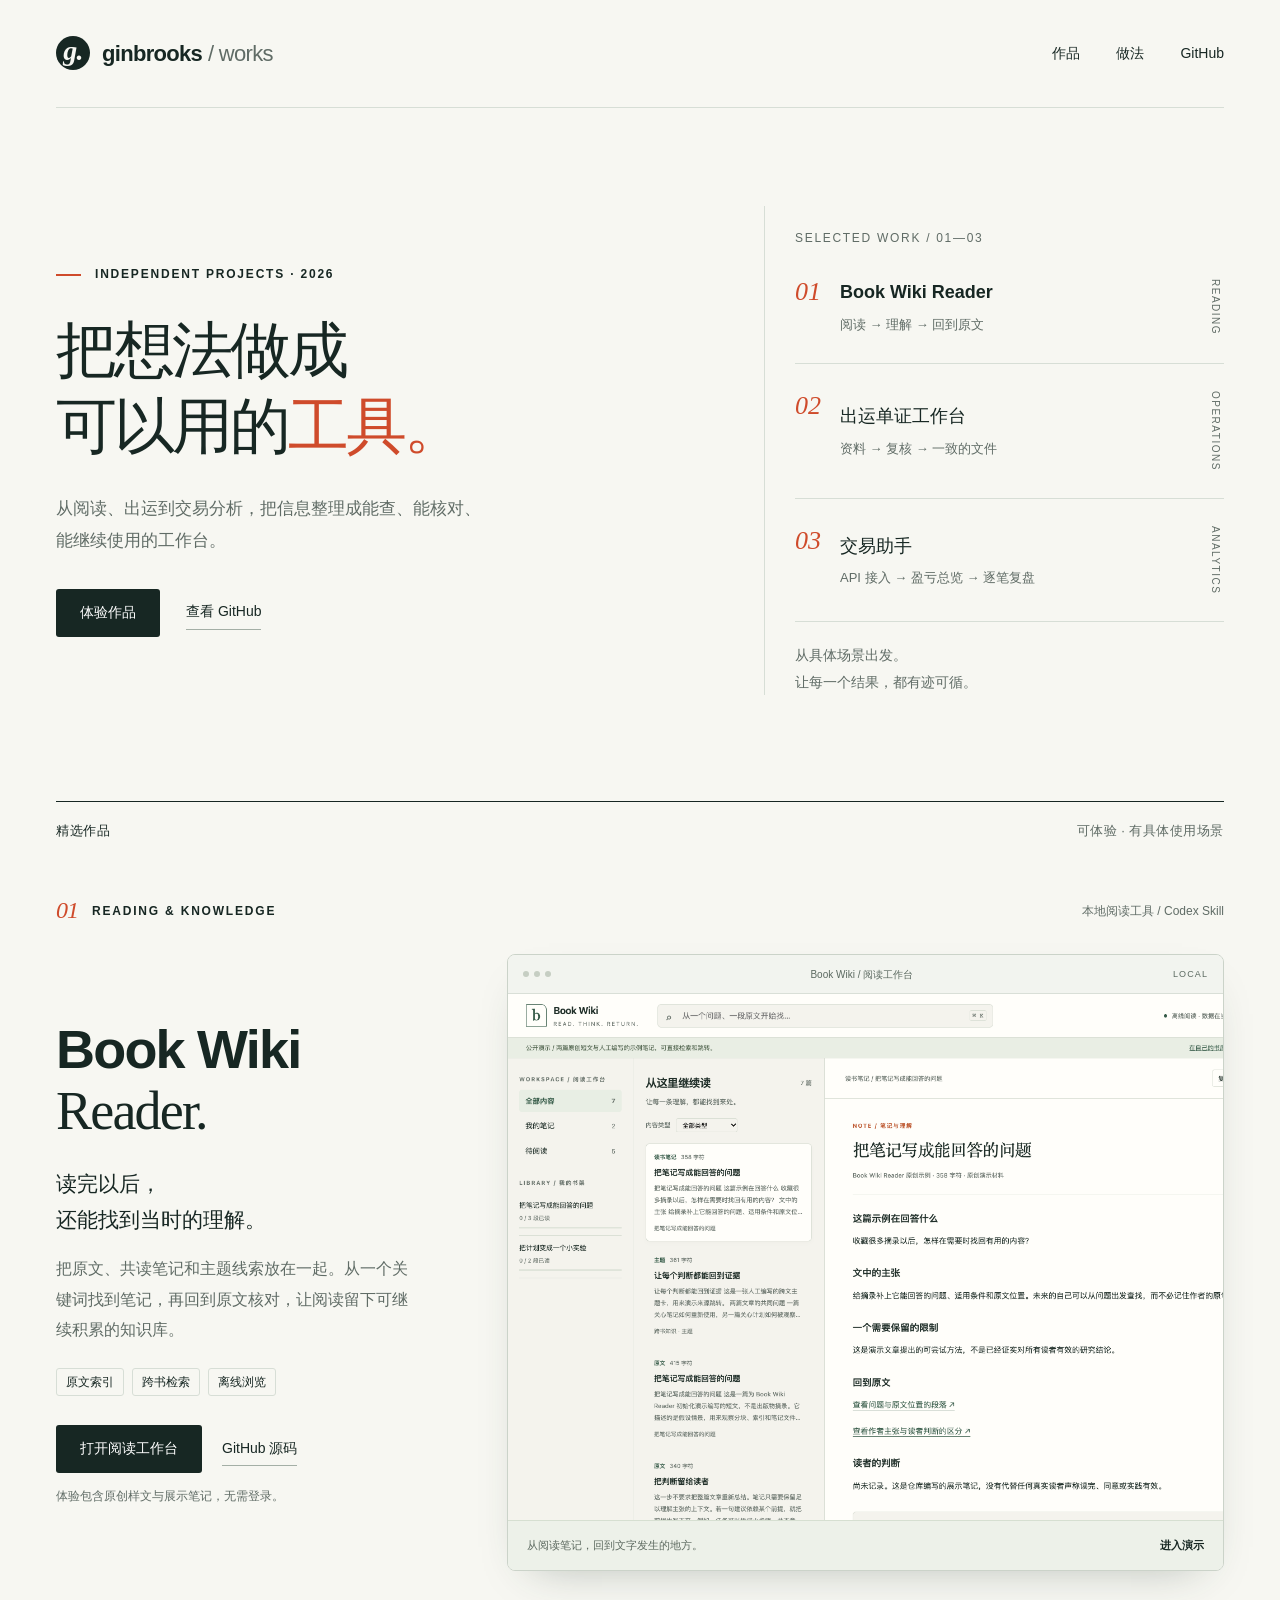
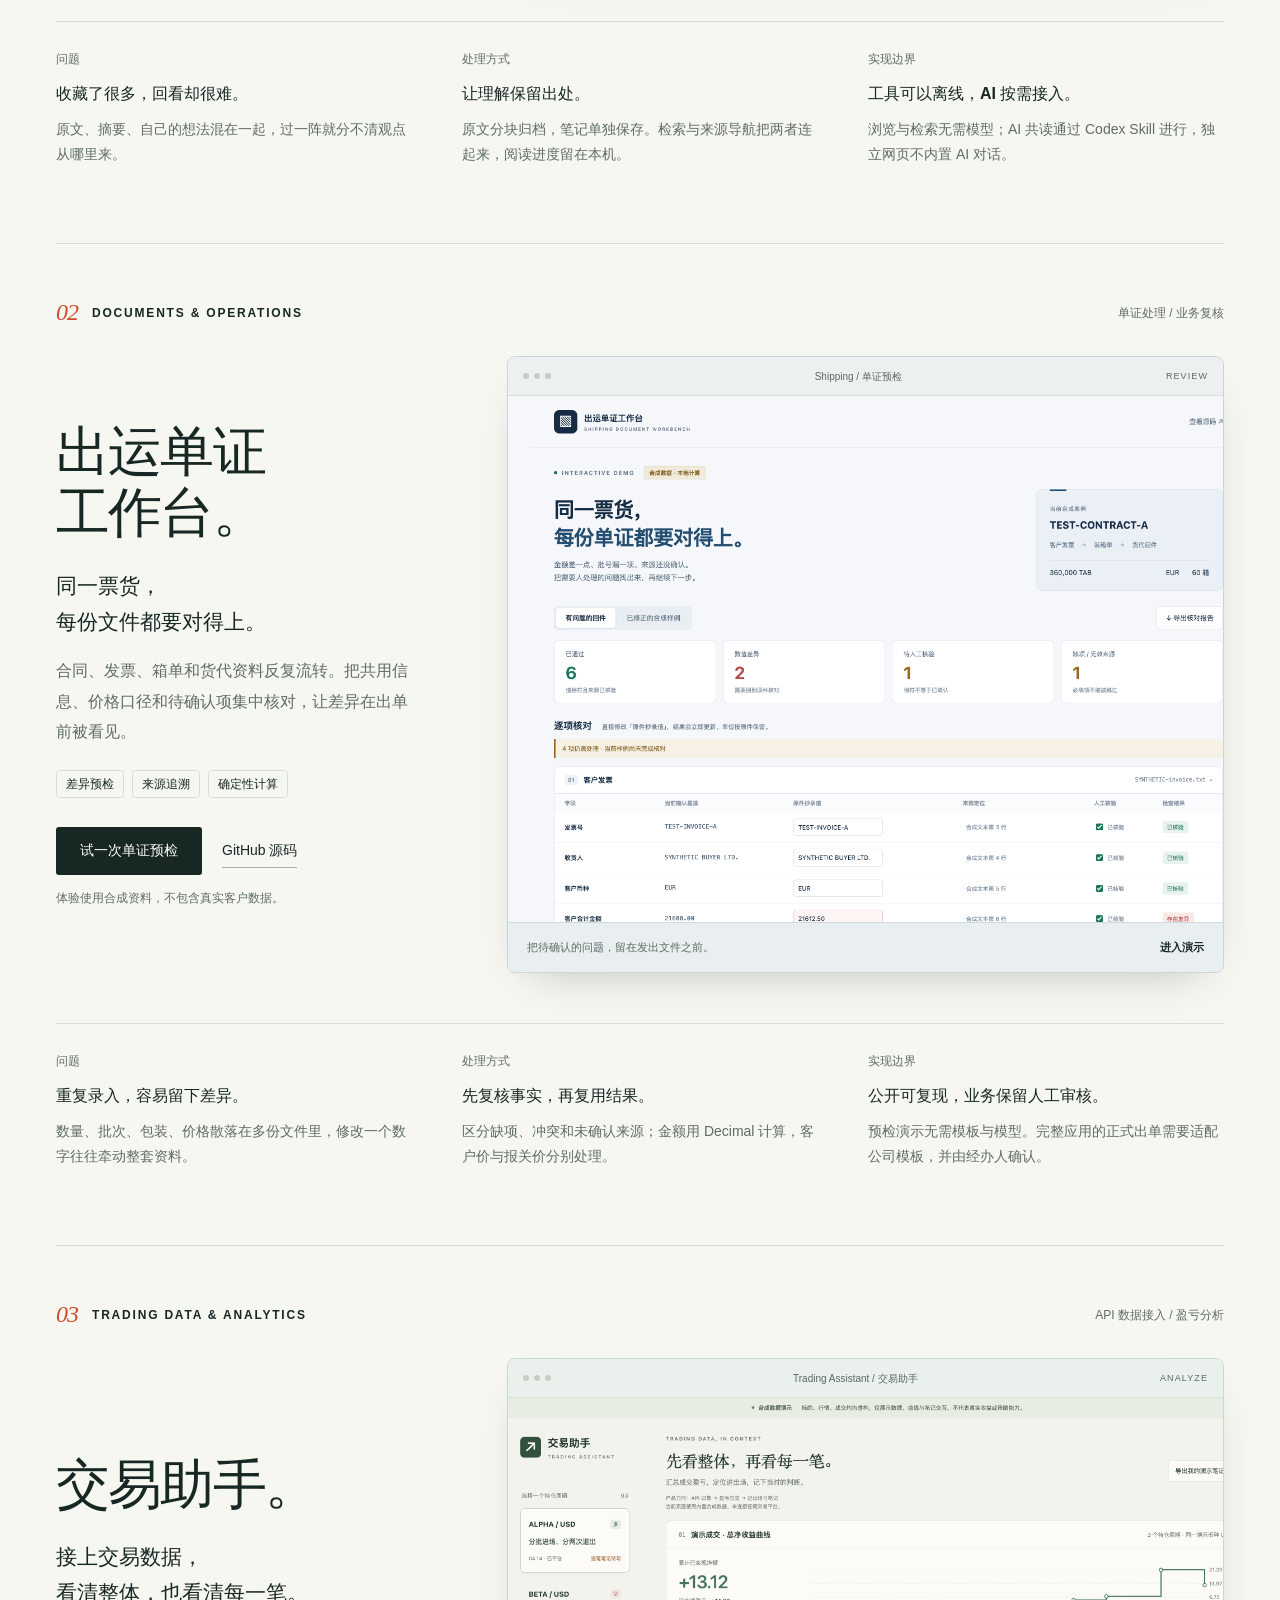
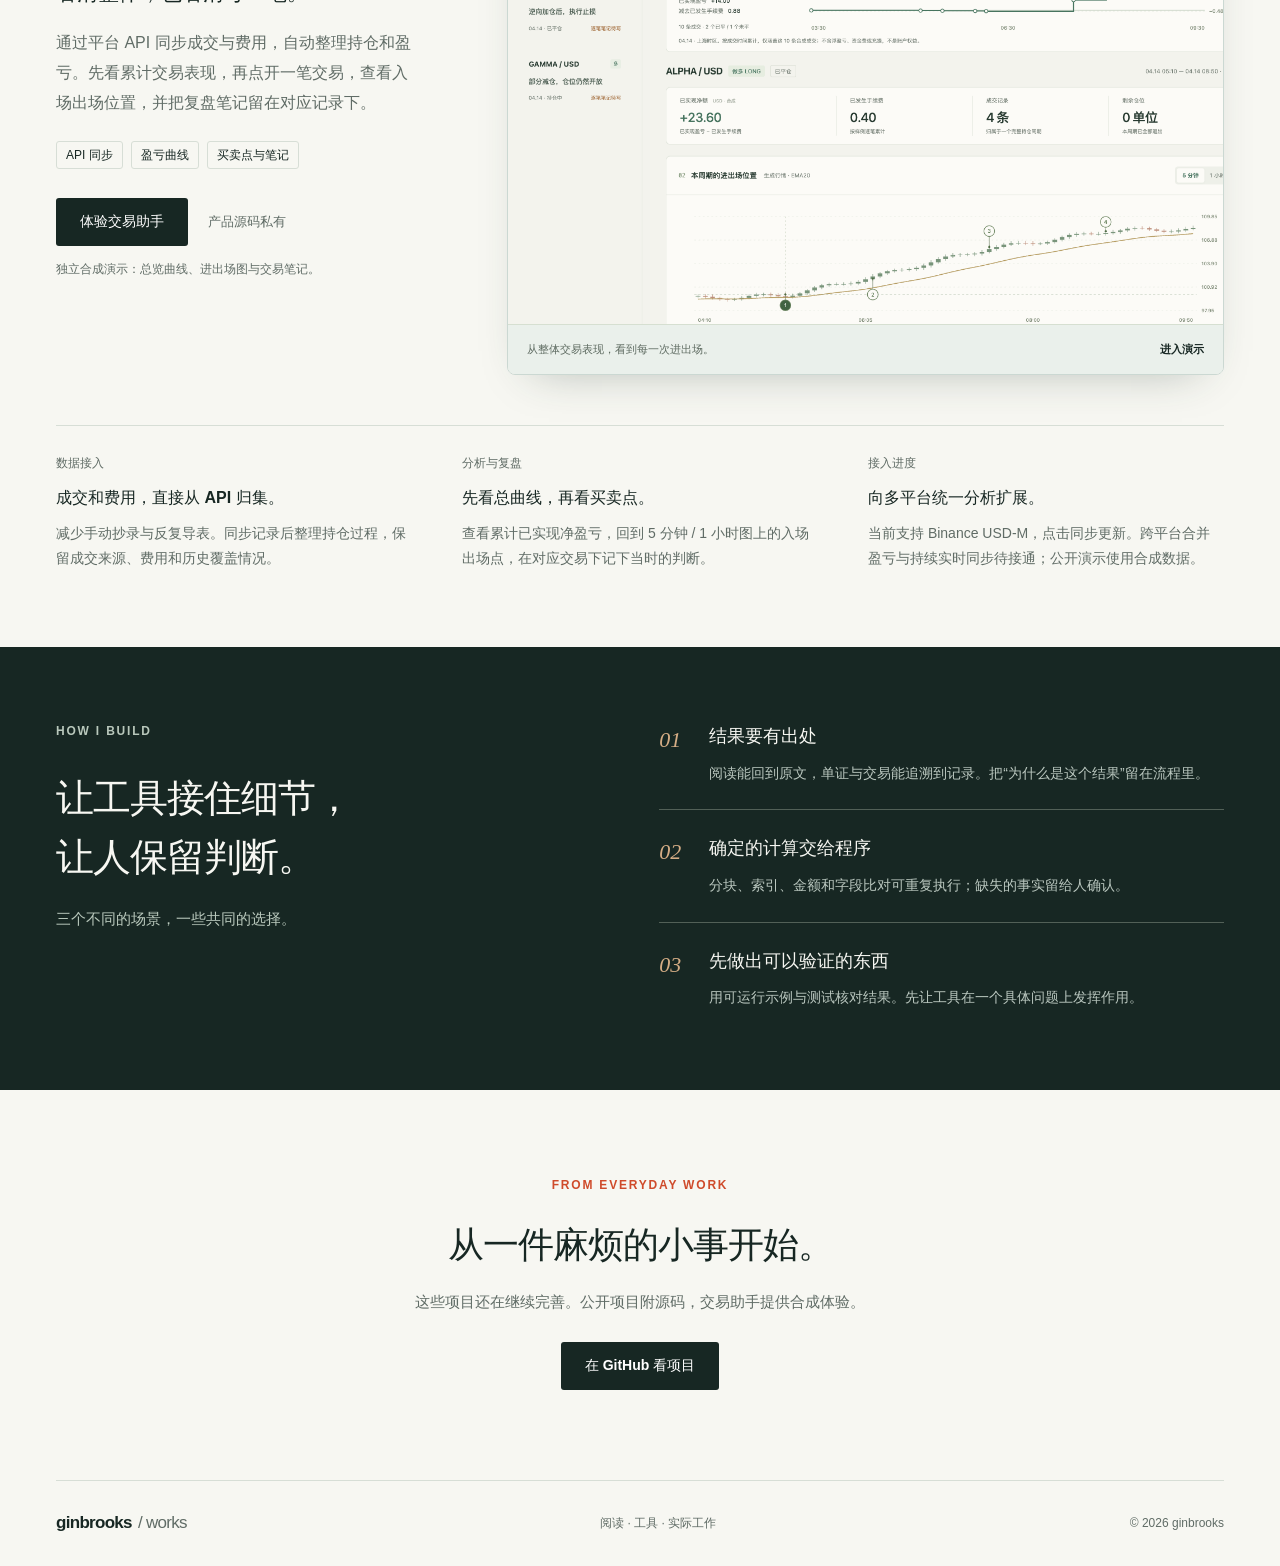
<file: index.html>
<!doctype html>
<html lang="zh-CN">
<head>
  <meta charset="utf-8">
  <meta name="viewport" content="width=device-width, initial-scale=1">
  <meta name="theme-color" content="#172723">
  <meta name="description" content="ginbrooks 的产品作品集：Book Wiki Reader、出运单证工作台与交易助手。体验有来源、可复核的本地工具。">
  <meta property="og:type" content="website">
  <meta property="og:title" content="ginbrooks — 把想法做成可以用的工具">
  <meta property="og:description" content="阅读、出运与交易分析：三件从实际问题出发的产品。">
  <meta property="og:url" content="https://ginbrooks.github.io/">
  <title>ginbrooks — 把想法做成可以用的工具</title>
  <link rel="icon" href="assets/favicon.svg" type="image/svg+xml">
  <link rel="stylesheet" href="style.css">
</head>
<body>
  <a class="skip-link" href="#work">跳到作品</a>
  <header class="site-header wrap">
    <a class="wordmark" href="#top" aria-label="ginbrooks 首页"><span class="brand-mark" aria-hidden="true">g.</span>ginbrooks<span class="wordmark-suffix"> / works</span></a>
    <nav aria-label="主导航"><a href="#work">作品</a><a href="#approach">做法</a><a href="https://github.com/ginbrooks" target="_blank" rel="noopener noreferrer">GitHub</a></nav>
  </header>
  <main id="top">
    <section class="hero wrap" aria-labelledby="hero-title">
      <div class="hero-copy">
        <p class="eyebrow"><span class="tiny-line"></span>INDEPENDENT PROJECTS · 2026</p>
        <h1 id="hero-title">把想法做成<br>可以用的<span class="serif">工具。</span></h1>
        <p class="intro">从阅读、出运到交易分析，把信息整理成能查、能核对、<br class="desktop-break">能继续使用的工作台。</p>
        <div class="hero-actions"><a class="button primary" href="#work">体验作品</a><a class="text-link" href="https://github.com/ginbrooks" target="_blank" rel="noopener noreferrer">查看 GitHub</a></div>
      </div>
      <div class="hero-index" aria-label="本期作品索引">
        <span class="index-heading">SELECTED WORK / 01—03</span>
        <a class="index-item" href="#book"><span class="index-number">01</span><span><strong>Book Wiki Reader</strong><small>阅读 → 理解 → 回到原文</small></span><span class="index-label">READING</span></a>
        <a class="index-item" href="#shipping"><span class="index-number">02</span><span><strong>出运单证工作台</strong><small>资料 → 复核 → 一致的文件</small></span><span class="index-label">OPERATIONS</span></a>
        <a class="index-item" href="#trading"><span class="index-number">03</span><span><strong>交易助手</strong><small>API 接入 → 盈亏总览 → 逐笔复盘</small></span><span class="index-label">ANALYTICS</span></a>
        <p class="index-note">从具体场景出发。<br>让每一个结果，都有迹可循。</p>
      </div>
    </section>
    <div class="section-divider wrap" id="work"><span>精选作品</span><span>可体验 · 有具体使用场景</span></div>
    <article class="project wrap" id="book" aria-labelledby="book-title">
      <div class="project-heading"><p class="eyebrow"><span class="project-number">01</span> READING & KNOWLEDGE</p><span class="project-kind">本地阅读工具 / Codex Skill</span></div>
      <div class="project-grid">
        <div class="project-copy">
          <h2 id="book-title">Book Wiki<br><span class="serif">Reader.</span></h2>
          <p class="project-lead">读完以后，<br>还能找到当时的理解。</p>
          <p class="body-copy">把原文、共读笔记和主题线索放在一起。从一个关键词找到笔记，再回到原文核对，让阅读留下可继续积累的知识库。</p>
          <div class="tags"><span>原文索引</span><span>跨书检索</span><span>离线浏览</span></div>
          <div class="project-actions"><a class="button primary" href="demos/book/">打开阅读工作台</a><a class="text-link" href="https://github.com/ginbrooks/book-wiki-reader-skill" target="_blank" rel="noopener noreferrer">GitHub 源码</a></div>
          <p class="demo-note">体验包含原创样文与展示笔记，无需登录。</p>
        </div>
        <a class="product-frame book-frame" href="demos/book/" aria-label="体验 Book Wiki Reader 阅读工作台">
          <div class="window-toolbar"><span class="window-dots" aria-hidden="true"><i></i><i></i><i></i></span><span>Book Wiki / 阅读工作台</span><span class="toolbar-meta">LOCAL</span></div>
          <div class="screenshot-wrap"><img src="assets/book-preview.png" alt="Book Wiki 阅读工作台实际界面：文库、检索与原文阅读区域" width="1360" height="940" loading="eager"></div>
          <div class="frame-caption"><span>从阅读笔记，回到文字发生的地方。</span><strong>进入演示</strong></div>
        </a>
      </div>
      <div class="detail-grid">
        <div><span class="detail-label">问题</span><h3>收藏了很多，回看却很难。</h3><p>原文、摘要、自己的想法混在一起，过一阵就分不清观点从哪里来。</p></div>
        <div><span class="detail-label">处理方式</span><h3>让理解保留出处。</h3><p>原文分块归档，笔记单独保存。检索与来源导航把两者连起来，阅读进度留在本机。</p></div>
        <div><span class="detail-label">实现边界</span><h3>工具可以离线，AI 按需接入。</h3><p>浏览与检索无需模型；AI 共读通过 Codex Skill 进行，独立网页不内置 AI 对话。</p></div>
      </div>
    </article>
    <article class="project shipping-project wrap" id="shipping" aria-labelledby="shipping-title">
      <div class="project-heading"><p class="eyebrow"><span class="project-number">02</span> DOCUMENTS & OPERATIONS</p><span class="project-kind">单证处理 / 业务复核</span></div>
      <div class="project-grid">
        <div class="project-copy">
          <h2 id="shipping-title">出运单证<br><span class="serif">工作台。</span></h2>
          <p class="project-lead">同一票货，<br>每份文件都要对得上。</p>
          <p class="body-copy">合同、发票、箱单和货代资料反复流转。把共用信息、价格口径和待确认项集中核对，让差异在出单前被看见。</p>
          <div class="tags"><span>差异预检</span><span>来源追溯</span><span>确定性计算</span></div>
          <div class="project-actions"><a class="button primary" href="demos/shipping/">试一次单证预检</a><a class="text-link" href="https://github.com/ginbrooks/shipping-document-workbench" target="_blank" rel="noopener noreferrer">GitHub 源码</a></div>
          <p class="demo-note">体验使用合成资料，不包含真实客户数据。</p>
        </div>
        <a class="product-frame shipping-frame" href="demos/shipping/" aria-label="体验出运单证工作台预检演示">
          <div class="window-toolbar"><span class="window-dots" aria-hidden="true"><i></i><i></i><i></i></span><span>Shipping / 单证预检</span><span class="toolbar-meta">REVIEW</span></div>
          <div class="screenshot-wrap"><img src="assets/shipping-preview.png" alt="出运单证预检实际界面：跨文件字段比对、差异提示与复核操作" width="1360" height="940" loading="lazy"></div>
          <div class="frame-caption"><span>把待确认的问题，留在发出文件之前。</span><strong>进入演示</strong></div>
        </a>
      </div>
      <div class="detail-grid">
        <div><span class="detail-label">问题</span><h3>重复录入，容易留下差异。</h3><p>数量、批次、包装、价格散落在多份文件里，修改一个数字往往牵动整套资料。</p></div>
        <div><span class="detail-label">处理方式</span><h3>先复核事实，再复用结果。</h3><p>区分缺项、冲突和未确认来源；金额用 Decimal 计算，客户价与报关价分别处理。</p></div>
        <div><span class="detail-label">实现边界</span><h3>公开可复现，业务保留人工审核。</h3><p>预检演示无需模板与模型。完整应用的正式出单需要适配公司模板，并由经办人确认。</p></div>
      </div>
    </article>
    <article class="project shipping-project wrap" id="trading" aria-labelledby="trading-title">
      <div class="project-heading"><p class="eyebrow"><span class="project-number">03</span> TRADING DATA & ANALYTICS</p><span class="project-kind">API 数据接入 / 盈亏分析</span></div>
      <div class="project-grid">
        <div class="project-copy">
          <h2 id="trading-title">交易助手<span class="serif">。</span></h2>
          <p class="project-lead">接上交易数据，<br>看清整体，也看清每一笔。</p>
          <p class="body-copy">通过平台 API 同步成交与费用，自动整理持仓和盈亏。先看累计交易表现，再点开一笔交易，查看入场出场位置，并把复盘笔记留在对应记录下。</p>
          <div class="tags"><span>API 同步</span><span>盈亏曲线</span><span>买卖点与笔记</span></div>
          <div class="project-actions"><a class="button primary" href="demos/trading/">体验交易助手</a><span class="source-note">产品源码私有</span></div>
          <p class="demo-note">独立合成演示：总览曲线、进出场图与交易笔记。</p>
        </div>
        <a class="product-frame trading-frame" href="demos/trading/" aria-label="体验交易助手的合成数据演示">
          <div class="window-toolbar"><span class="window-dots" aria-hidden="true"><i></i><i></i><i></i></span><span>Trading Assistant / 交易助手</span><span class="toolbar-meta">ANALYZE</span></div>
          <div class="screenshot-wrap"><img src="assets/trading-preview.png" alt="交易助手合成演示：累计盈亏曲线、入场出场位置与交易笔记" width="1360" height="940" loading="lazy"></div>
          <div class="frame-caption"><span>从整体交易表现，看到每一次进出场。</span><strong>进入演示</strong></div>
        </a>
      </div>
      <div class="detail-grid">
        <div><span class="detail-label">数据接入</span><h3>成交和费用，直接从 API 归集。</h3><p>减少手动抄录与反复导表。同步记录后整理持仓过程，保留成交来源、费用和历史覆盖情况。</p></div>
        <div><span class="detail-label">分析与复盘</span><h3>先看总曲线，再看买卖点。</h3><p>查看累计已实现净盈亏，回到 5 分钟 / 1 小时图上的入场出场点，在对应交易下记下当时的判断。</p></div>
        <div><span class="detail-label">接入进度</span><h3>向多平台统一分析扩展。</h3><p>当前支持 Binance USD-M，点击同步更新。跨平台合并盈亏与持续实时同步待接通；公开演示使用合成数据。</p></div>
      </div>
    </article>
    <section class="approach" id="approach" aria-labelledby="approach-title">
      <div class="wrap approach-inner">
        <div><p class="eyebrow">HOW I BUILD</p><h2 id="approach-title">让工具接住细节，<br>让人保留判断。</h2><p class="approach-intro">三个不同的场景，一些共同的选择。</p></div>
        <div class="principles">
          <div><span>01</span><section><h3>结果要有出处</h3><p>阅读能回到原文，单证与交易能追溯到记录。把“为什么是这个结果”留在流程里。</p></section></div>
          <div><span>02</span><section><h3>确定的计算交给程序</h3><p>分块、索引、金额和字段比对可重复执行；缺失的事实留给人确认。</p></section></div>
          <div><span>03</span><section><h3>先做出可以验证的东西</h3><p>用可运行示例与测试核对结果。先让工具在一个具体问题上发挥作用。</p></section></div>
        </div>
      </div>
    </section>
    <section class="closing wrap"><p class="eyebrow">FROM EVERYDAY WORK</p><h2>从一件麻烦的小事开始。</h2><p>这些项目还在继续完善。公开项目附源码，交易助手提供合成体验。</p><a class="button primary" href="https://github.com/ginbrooks" target="_blank" rel="noopener noreferrer">在 GitHub 看项目</a></section>
  </main>
  <footer class="wrap"><a class="wordmark" href="#top">ginbrooks<span class="wordmark-suffix"> / works</span></a><span>阅读 · 工具 · 实际工作</span><span>© 2026 ginbrooks</span></footer>
</body>
</html>
</file>
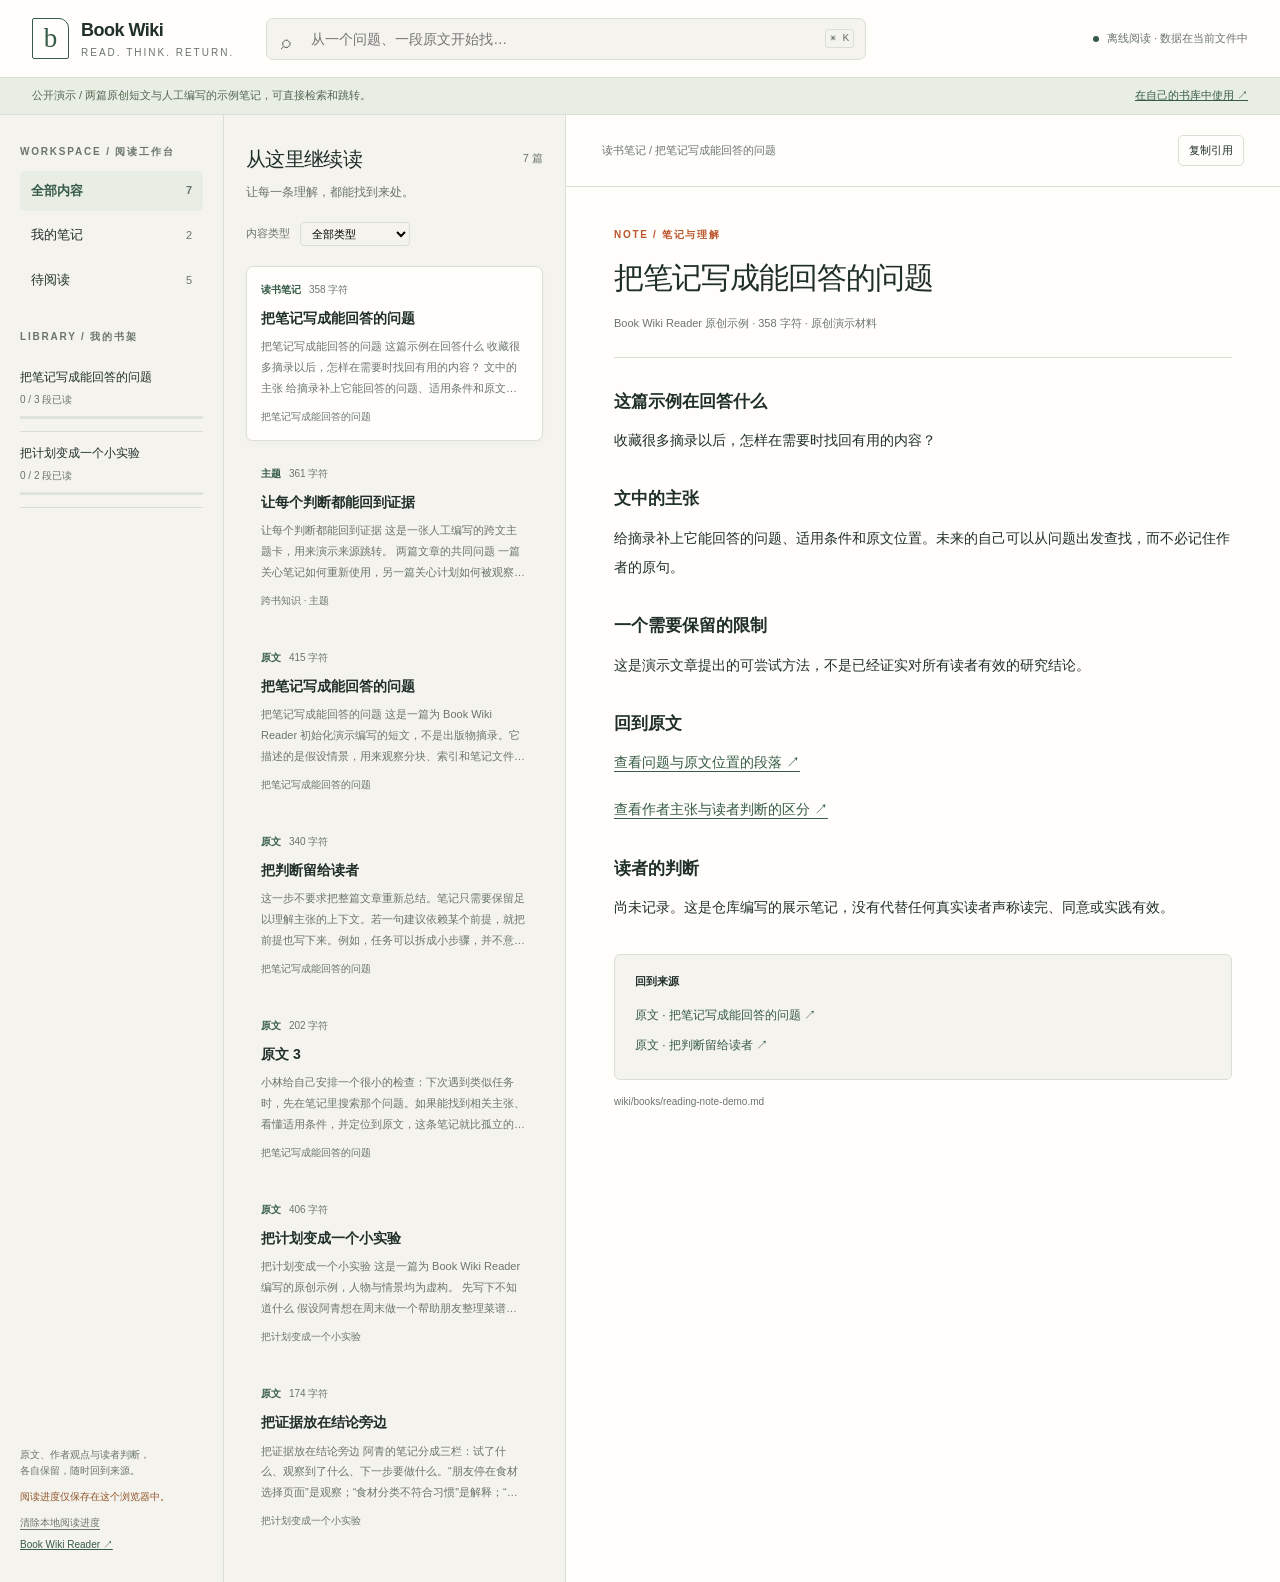
<file: demos/book/index.html>
<!doctype html>
<html lang="zh-CN">
<head>
  <meta charset="utf-8">
  <meta name="viewport" content="width=device-width,initial-scale=1">
  <meta name="color-scheme" content="light">
  <link rel="icon" href="data:,">
  <title>Book Wiki · 阅读工作台</title>
  <style>
    :root{--bg:#f4f3ed;--paper:#fffefa;--ink:#202f29;--muted:#6b756e;--line:#dadfd5;--green:#365b48;--soft:#e8eee4;--accent:#bd562d}
    *{box-sizing:border-box}body{margin:0;background:var(--bg);color:var(--ink);font-family:-apple-system,BlinkMacSystemFont,"Segoe UI","PingFang SC","Microsoft YaHei",sans-serif;font-size:14px;line-height:1.6}button,input,select{font:inherit}button,a,input,select{touch-action:manipulation}button,a{ -webkit-tap-highlight-color:transparent}button{color:inherit;cursor:pointer}button:focus-visible,a:focus-visible,input:focus-visible,select:focus-visible{outline:3px solid #ca7747;outline-offset:3px}button{border:0;background:none}a{color:var(--green)}.topbar{height:78px;display:flex;align-items:center;gap:32px;padding:0 32px;border-bottom:1px solid var(--line);background:var(--paper)}.brand{display:flex;align-items:center;gap:12px;min-width:194px}.brand-symbol{font-family:Georgia,serif;font-size:27px;border:1px solid var(--green);width:37px;height:41px;border-radius:2px 10px 2px 2px;text-align:center;line-height:38px;color:var(--green)}.brand-name{font-size:18px;font-weight:650;letter-spacing:-.5px}.brand-sub{font-size:10px;color:var(--muted);letter-spacing:2px}.search-wrap{position:relative;flex:1;max-width:600px}.search-wrap span{position:absolute;left:15px;top:9px;font-size:19px;color:var(--muted)}#search{width:100%;height:42px;background:var(--bg);border:1px solid var(--line);border-radius:7px;padding:0 65px 0 44px;color:var(--ink)}.key-hint{position:absolute;right:12px;top:11px;font-size:11px;color:var(--muted);border:1px solid var(--line);border-radius:3px;padding:0 4px} .mode{margin-left:auto;font-size:11px;white-space:nowrap;color:var(--muted);display:flex;align-items:center;gap:8px}.dot{height:6px;width:6px;border-radius:50%;background:var(--green)}.app{display:grid;grid-template-columns:224px 342px minmax(0,1fr);min-height:calc(100vh - 78px)}.sidebar{padding:29px 20px;border-right:1px solid var(--line);display:flex;flex-direction:column;gap:28px}.eyebrow{font-size:10px;letter-spacing:1.8px;font-weight:650;text-transform:uppercase;color:var(--muted);margin-bottom:11px}.nav{display:flex;flex-direction:column;gap:4px}.nav button{display:flex;justify-content:space-between;align-items:center;text-align:left;padding:10px 11px;border-radius:5px;font-size:13px}.nav button.active{background:var(--soft);color:var(--green);font-weight:650}.nav button:hover{background:#e9ebe4}.count{font-size:11px;color:var(--muted);font-variant-numeric:tabular-nums}.shelf-item{display:block;text-align:left;width:100%;padding:12px 0;border-bottom:1px solid var(--line)}.shelf-item.active{color:var(--accent)}.shelf-item span{display:block;font-size:12px;line-height:1.65}.shelf-item small{display:block;font-size:10px;color:var(--muted);margin-top:4px}.progress-track{display:block!important;height:3px;background:#dfe4da;margin-top:8px;overflow:hidden}.progress-track i{display:block;height:100%;background:#7b947d}.sidebar-footer{margin-top:auto;padding-top:40px;color:var(--muted);font-size:10px}.sidebar-footer p{margin:0 0 10px}.sidebar-footer a{display:inline-block;margin-top:6px}.reset{font-size:10px;padding:0;text-decoration:underline;text-underline-offset:3px;color:var(--muted)}.list-panel{padding:28px 22px;border-right:1px solid var(--line);min-width:0}.list-heading{display:flex;justify-content:space-between;gap:8px;align-items:center;margin-bottom:8px}.list-heading h1{font-size:20px;font-weight:550;margin:0;letter-spacing:-.7px}.list-heading span{font-size:11px;color:var(--muted)}.list-desc{font-size:12px;color:var(--muted);margin:0 0 20px}.filter-row{display:flex;align-items:center;gap:10px;margin-bottom:20px}.filter-row label{font-size:11px;color:var(--muted)}#kind{border:1px solid var(--line);border-radius:4px;background:transparent;padding:4px 7px;font-size:11px;min-width:110px}.result-card{width:100%;text-align:left;border:1px solid transparent;border-radius:7px;padding:15px 14px;margin-bottom:9px;display:block;transition:background .12s}.result-card:hover{background:#ecefe6}.result-card.selected{background:var(--paper);border-color:var(--line);box-shadow:0 3px 7px #20302905}.result-meta{display:flex;gap:8px;align-items:center;font-size:10px;color:var(--muted);margin-bottom:9px}.result-kind{color:var(--green);font-weight:600}.result-card h2{font-size:14px;line-height:1.6;margin:0 0 7px;font-weight:600}.result-card p{font-size:11px;line-height:1.9;color:var(--muted);margin:0;display:-webkit-box;-webkit-line-clamp:3;-webkit-box-orient:vertical;overflow:hidden}.result-source{font-size:10px;color:var(--muted);margin-top:10px;display:block}.read-indicator{margin-left:auto;color:var(--green)}.reader{background:var(--paper);min-width:0}.reader-toolbar{display:flex;justify-content:space-between;align-items:center;gap:12px;padding:20px 36px;border-bottom:1px solid var(--line);min-height:68px}.breadcrumb{font-size:11px;color:var(--muted);overflow-wrap:anywhere}.reader-actions{display:flex;gap:8px;flex-shrink:0}.small-button{border:1px solid var(--line);border-radius:5px;padding:6px 10px;font-size:11px}.small-button:hover{background:var(--soft)}.small-button.done{background:var(--soft);border-color:var(--soft);color:var(--green)}.reader-inner{max-width:790px;margin:0 auto;padding:40px 48px 60px}.reader-kicker{font-size:10px;letter-spacing:1.7px;color:var(--accent);font-weight:600}.reader-title{font-family:Georgia,"Songti SC","STSong",serif;font-weight:500;font-size:30px;letter-spacing:-1px;line-height:1.4;margin:14px 0 16px}.reader-info{font-size:11px;color:var(--muted);padding-bottom:24px;border-bottom:1px solid var(--line);margin-bottom:26px}.prose{font-size:14px;line-height:2.1;overflow-wrap:anywhere}.prose h1{font-size:22px;line-height:1.5}.prose h2{font-size:17px;font-weight:600;line-height:1.6;margin:30px 0 11px}.prose h3{font-size:15px;margin:24px 0 9px}.prose p{margin:0 0 18px}.prose ul{padding-left:21px;margin:0 0 19px}.prose blockquote{border-left:2px solid #afc0ac;padding-left:15px;color:var(--muted);margin:22px 0}.prose code{background:var(--bg);padding:2px 5px;border-radius:3px;font-size:12px}.prose .source-link{font-size:inherit;line-height:inherit;padding:0;color:var(--green);text-decoration:underline;text-underline-offset:4px;text-align:left}.reference-box{background:var(--bg);border:1px solid var(--line);padding:18px 20px;border-radius:6px;margin-top:32px}.reference-box h3{font-size:11px;margin:0 0 9px;font-weight:600}.reference-box button{display:block;text-align:left;font-size:12px;line-height:1.7;padding:5px 0;color:var(--green)}.pager{display:flex;justify-content:space-between;gap:20px;border-top:1px solid var(--line);margin-top:35px;padding-top:18px}.pager button{font-size:11px;text-align:left;padding:5px 0}.pager button:disabled{opacity:.35;cursor:default}.reader-status{font-size:10px;color:var(--muted);margin-top:14px}mark{background:#f5dfae;color:inherit;padding:0 1px;border-radius:2px}.empty{font-size:13px;color:var(--muted);padding:30px 0;line-height:1.9}.demo-banner{padding:9px 32px;background:#e9eee4;border-bottom:1px solid var(--line);font-size:11px;color:#536650;display:flex;justify-content:space-between;gap:20px}.demo-banner a{white-space:nowrap}.mobile-back{display:none}.no-reader{padding:60px 45px;color:var(--muted)}.skip-link{position:absolute;top:-100px;left:20px;z-index:10;background:var(--paper);padding:10px}.skip-link:focus{top:10px}#storage-status{color:#915328} [hidden]{display:none!important}
    @media(min-width:1500px){.app{grid-template-columns:246px 390px minmax(0,1fr)}.sidebar{padding-left:30px;padding-right:28px}.reader-inner{padding-top:54px}.list-panel{padding-left:28px;padding-right:28px}}
    @media(max-width:1100px){.app{grid-template-columns:180px 290px minmax(0,1fr)}.topbar{padding:0 22px;gap:18px}.brand{min-width:160px}.reader-inner{padding:30px 28px}.reader-title{font-size:26px}.reader-toolbar{padding:18px 24px}.sidebar{padding:24px 16px}.list-panel{padding:24px 16px}.mode{font-size:10px}}
    @media(max-width:850px){.app{grid-template-columns:175px minmax(0,1fr)}.reader{grid-column:2}.list-panel{grid-column:2;grid-row:1}.sidebar{grid-column:1;grid-row:1/3}.reader{display:none}body.reading .list-panel{display:none}body.reading .reader{display:block;grid-row:1}.mobile-back{display:inline-block}.reader-title{font-size:28px}.reader-actions{gap:5px}.mode{display:none}.topbar{height:72px}.search-wrap{max-width:none}.app{min-height:calc(100vh - 108px)}}
    @media(max-width:560px){.topbar{height:auto;min-height:72px;flex-wrap:wrap;padding:14px 18px;gap:14px}.brand{min-width:0}.brand-sub{display:none}.brand-symbol{width:29px;height:33px;font-size:22px;line-height:30px}.brand-name{font-size:17px}.search-wrap{flex-basis:100%}.key-hint{display:none}#search{padding-right:12px}.app{display:block}.sidebar{padding:18px;border-right:0;border-bottom:1px solid var(--line);display:block}.sidebar>.shelves,.sidebar-footer{display:none}.sidebar>.views>.eyebrow{display:none}.nav{flex-direction:row;gap:5px}.nav button{flex:1;gap:12px;justify-content:center;font-size:12px;padding:8px 5px}.list-panel{border-right:0;padding:24px 18px}.demo-banner{padding:8px 18px;font-size:10px}.demo-banner a{display:none}.reader-toolbar{padding:14px 18px}.reader-inner{padding:28px 24px 40px}.reader-title{font-size:26px}.prose{font-size:14px}.breadcrumb{max-width:120px}.reader-actions .small-button{font-size:10px;padding:5px 7px}}
  </style>
</head>
<body>
<a href="#content" class="skip-link">跳到阅读正文</a>
<header class="topbar">
  <div class="brand"><span class="brand-symbol" aria-hidden="true">b</span><div><div class="brand-name">Book Wiki</div><div class="brand-sub">READ. THINK. RETURN.</div></div></div>
  <div class="search-wrap"><span aria-hidden="true">⌕</span><input id="search" type="search" placeholder="从一个问题、一段原文开始找…" aria-label="搜索原文和笔记" autocomplete="off"><kbd class="key-hint">⌘ K</kbd></div>
  <div class="mode"><span class="dot"></span>离线阅读 · 数据在当前文件中</div>
</header>
<div id="demo-banner" class="demo-banner" hidden><span>公开演示 / 两篇原创短文与人工编写的示例笔记，可直接检索和跳转。</span><a href="https://github.com/ginbrooks/book-wiki-reader-skill" target="_blank" rel="noopener noreferrer">在自己的书库中使用 ↗</a></div>
<main class="app">
  <aside class="sidebar" aria-label="书库导航">
    <div class="views"><div class="eyebrow">WORKSPACE / 阅读工作台</div><nav class="nav"><button data-view="all" class="active">全部内容 <span class="count" id="all-count"></span></button><button data-view="notes">我的笔记 <span class="count" id="note-count"></span></button><button data-view="unread">待阅读 <span class="count" id="unread-count"></span></button></nav></div>
    <div class="shelves"><div class="eyebrow">LIBRARY / 我的书架</div><div id="shelves"></div></div>
    <div class="sidebar-footer"><p>原文、作者观点与读者判断，<br>各自保留，随时回到来源。</p><p id="storage-status">阅读进度仅保存在这个浏览器中。</p><button id="reset-progress" class="reset">清除本地阅读进度</button><br><a href="https://github.com/ginbrooks/book-wiki-reader-skill" target="_blank" rel="noopener noreferrer">Book Wiki Reader ↗</a></div>
  </aside>
  <section class="list-panel" aria-label="内容列表"><div class="list-heading"><h1 id="list-title">从这里继续读</h1><span id="result-count" role="status" aria-live="polite"></span></div><p id="list-desc" class="list-desc">让每一条理解，都能找到来处。</p><div class="filter-row"><label for="kind">内容类型</label><select id="kind"><option value="">全部类型</option></select></div><div id="results"></div></section>
  <section class="reader" aria-label="阅读器"><div id="reader-body"></div></section>
</main>
<script id="library-data" type="application/json">{"version": 1, "id": "301a05ba5297953c", "demo": true, "books": [{"id": "reading-note-demo", "title": "把笔记写成能回答的问题", "author": "Book Wiki Reader 原创示例", "chunks": ["raw/books/reading-note-demo/chunks/chunk-0001.md", "raw/books/reading-note-demo/chunks/chunk-0002.md", "raw/books/reading-note-demo/chunks/chunk-0003.md"], "notes": ["wiki/books/reading-note-demo.md"]}, {"id": "small-experiment", "title": "把计划变成一个小实验", "author": "Book Wiki Reader 原创示例", "chunks": ["raw/books/small-experiment/chunks/chunk-0001.md", "raw/books/small-experiment/chunks/chunk-0002.md"], "notes": []}], "documents": [{"id": "raw/books/reading-note-demo/chunks/chunk-0001.md", "book": "reading-note-demo", "kind": "原文", "title": "把笔记写成能回答的问题", "text": "# 把笔记写成能回答的问题\n\n这是一篇为 Book Wiki Reader 初始化演示编写的短文，不是出版物摘录。它描述的是假设情景，用来观察分块、索引和笔记文件如何生成。\n\n## 一个常见的卡点\n\n假设小林每周读一篇文章。看到有道理的句子，他就复制到笔记里。半年后，他已经积累了很多摘录，却很少再打开。遇到一个实际问题时，他记得自己似乎读过相关内容，但不知道该搜什么。保存动作很顺手，重新使用却很费劲。\n\n问题未必出在笔记数量上。摘录保留了作者当时怎么说，却没有告诉未来的自己：这段话能回答什么问题、适用于什么条件，以及可以去哪里核对。因此，小林决定先改一条笔记，看看新的写法是否更容易找回来。\n\n## 从一句话开始\n\n他选中一段关于任务拆分的文字，先给它写了一个问题：“事情太大、不知道从哪一步开始时，可以做什么？”然后用自己的话写下作者的回答，并把原文位置留在旁边。这样，下次卡在类似问题上，他可以先搜问题，而不必记住原句。", "references": []}, {"id": "raw/books/reading-note-demo/chunks/chunk-0002.md", "book": "reading-note-demo", "kind": "原文", "title": "把判断留给读者", "text": "这一步不要求把整篇文章重新总结。笔记只需要保留足以理解主张的上下文。若一句建议依赖某个前提，就把前提也写下来。例如，任务可以拆成小步骤，并不意味着每一步都能独立完成；有些步骤需要先获得别人提供的信息。\n\n## 把判断留给读者\n\n作者的建议、小林的判断和试用结果应该分开。作者可能主张先把任务拆小；小林可能同意这个方向，但担心自己陷入过度规划；一次实际试用可能又表明，先写出下一步比列出全部步骤更适合当前任务。这三层内容各有来源，不能合成一句听起来确定的结论。\n\n如果 AI 参与整理，它可以帮助解释和比较，却不能替小林声称“这个方法对我有效”。在小林给出自己的尝试或回应之前，个人经验那一栏应当留空。空白能诚实地表示尚不知道，而不是一个急着填满的缺口。\n\n## 怎样判断有没有帮助", "references": []}, {"id": "raw/books/reading-note-demo/chunks/chunk-0003.md", "book": "reading-note-demo", "kind": "原文", "title": "原文 3", "text": "小林给自己安排一个很小的检查：下次遇到类似任务时，先在笔记里搜索那个问题。如果能找到相关主张、看懂适用条件，并定位到原文，这条笔记就比孤立的摘录更容易使用。如果仍然找不到，他可以调整问题的措辞，而不必立刻重建整个知识库。\n\n这只是一个可以尝试的笔记方法，不是关于所有人学习效率的研究结论。是否有帮助，需要看具体读者怎样使用它。读完后值得讨论的问题是：你通常在哪个时刻想起自己记过笔记，又在哪一步放弃寻找？", "references": []}, {"id": "raw/books/small-experiment/chunks/chunk-0001.md", "book": "small-experiment", "kind": "原文", "title": "把计划变成一个小实验", "text": "# 把计划变成一个小实验\n\n这是一篇为 Book Wiki Reader 编写的原创示例，人物与情景均为虚构。\n\n## 先写下不知道什么\n\n假设阿青想在周末做一个帮助朋友整理菜谱的小工具。他很快列出了账户、收藏、搜索和购物清单，却还不知道朋友最常在哪一步遇到麻烦。如果先开发所有功能，他可能把时间花在没人需要的地方。\n\n他把计划换成了一个可以回答的问题：“做晚饭之前，朋友更难决定吃什么，还是更难确认家里缺什么？”问题还没有答案，因此接下来要做的是观察一次准备晚饭的过程。\n\n## 让结果改变下一步\n\n阿青做了两个纸面样例。一个直接列出三道菜，另一个从冰箱已有食材开始。他请朋友各试一次，并记录在哪一步需要额外解释。如果两个样例都无法帮助朋友，他会先调整问题，而不是继续增加页面。\n\n这个小实验不证明一个产品一定成功。它只减少一个具体的不确定：下一次动手时，应该优先改善哪个步骤。样本很小，结论应该保留这个限制。", "references": []}, {"id": "raw/books/small-experiment/chunks/chunk-0002.md", "book": "small-experiment", "kind": "原文", "title": "把证据放在结论旁边", "text": "## 把证据放在结论旁边\n\n阿青的笔记分成三栏：试了什么、观察到了什么、下一步要做什么。“朋友停在食材选择页面”是观察；“食材分类不符合习惯”是解释；“试一版按冰箱位置分组的列表”是下一步。把它们分开，后来发现新证据时就能修改解释，而不必否定整份记录。\n\n下次回到项目，他先读问题和观察，再决定继续还是停止。一个有用的小实验，应当允许结果改变计划。", "references": []}, {"id": "wiki/books/reading-note-demo.md", "book": "reading-note-demo", "kind": "读书笔记", "title": "把笔记写成能回答的问题", "text": "# 把笔记写成能回答的问题\n\n## 这篇示例在回答什么\n\n收藏很多摘录以后，怎样在需要时找回有用的内容？\n\n## 文中的主张\n\n给摘录补上它能回答的问题、适用条件和原文位置。未来的自己可以从问题出发查找，而不必记住作者的原句。\n\n## 一个需要保留的限制\n\n这是演示文章提出的可尝试方法，不是已经证实对所有读者有效的研究结论。\n\n## 回到原文\n\n[查看问题与原文位置的段落](raw/books/reading-note-demo/chunks/chunk-0001.md)\n\n[查看作者主张与读者判断的区分](raw/books/reading-note-demo/chunks/chunk-0002.md)\n\n## 读者的判断\n\n尚未记录。这是仓库编写的展示笔记，没有代替任何真实读者声称读完、同意或实践有效。", "references": ["raw/books/reading-note-demo/chunks/chunk-0001.md", "raw/books/reading-note-demo/chunks/chunk-0002.md"]}, {"id": "wiki/themes/evidence.md", "book": null, "kind": "主题", "title": "让每个判断都能回到证据", "text": "# 让每个判断都能回到证据\n\n这是一张人工编写的跨文主题卡，用来演示来源跳转。\n\n## 两篇文章的共同问题\n\n一篇关心笔记如何重新使用，另一篇关心计划如何被观察结果修正。两者都要求把结论和它的来源放在一起。\n\n## 可以尝试的写法\n\n- 问题：我现在想回答什么？\n- 观察：原文或实际过程说了什么？\n- 判断：我怎样理解它？哪些还不知道？\n- 下一步：有什么小行动可以验证这个判断？\n\n## 来源\n\n[笔记与原文位置](raw/books/reading-note-demo/chunks/chunk-0002.md)\n\n[小实验的观察与解释](raw/books/small-experiment/chunks/chunk-0002.md)\n\n## 展示说明\n\n以上是针对原创示例的人工整理，不是脚本自动生成的跨书结论。", "references": ["raw/books/reading-note-demo/chunks/chunk-0002.md", "raw/books/small-experiment/chunks/chunk-0002.md"]}], "skipped": []}</script>
<script>
'use strict';
const library = JSON.parse(document.getElementById('library-data').textContent);
const documents = library.documents;
const byId = new Map(documents.map(d => [d.id,d]));
const byBook = new Map(library.books.map(b => [b.id,b]));
const $ = id => document.getElementById(id);
let view='all', bookFilter=null, selected=null, query='', kind='';
const storageKey='book-wiki-reader:'+library.id;
let progress={};
try {const saved=JSON.parse(localStorage.getItem(storageKey)||'{}');if(saved&&typeof saved==='object'&&!Array.isArray(saved))progress=saved;} catch(e){$('storage-status').textContent='当前浏览器不允许保存，进度仅在本次打开时有效。';}
const readIds = new Set(Array.isArray(progress.read)?progress.read.filter(id=>byId.has(id)):[]);
function save(){try{localStorage.setItem(storageKey,JSON.stringify({read:[...readIds],last:selected}));}catch(e){$('storage-status').textContent='进度仅在本次打开时有效。';}}
function el(tag, cls, text){const node=document.createElement(tag);if(cls)node.className=cls;if(text!==undefined)node.textContent=text;return node;}
function terms(){return query.trim().toLocaleLowerCase().split(/\s+/).filter(Boolean);}
function markText(node,text){const searchTerms=terms();if(!searchTerms.length){node.append(document.createTextNode(text));return;}const lower=text.toLocaleLowerCase();let offset=0;while(offset<text.length){let pos=-1,word='';for(const term of searchTerms){const found=lower.indexOf(term,offset);if(found!==-1&&(pos===-1||found<pos)){pos=found;word=term;}}if(pos===-1){node.append(document.createTextNode(text.slice(offset)));break;}node.append(document.createTextNode(text.slice(offset,pos)));node.append(el('mark','',text.slice(pos,pos+word.length)));offset=pos+word.length;}}
function excerpt(doc){const text=doc.text.replace(/^#{1,6}\s+/gm,'').replace(/\[([^\]]+)\]\([^)]*\)/g,'$1').replace(/\s+/g,' ');const term=terms()[0];const index=term?text.toLocaleLowerCase().indexOf(term):-1;const start=Math.max(0,index-30);return(start?'…':'')+text.slice(start,start+118)+(text.length>start+118?'…':'');}
function listDocs(){return documents.filter(doc=>{if(bookFilter&&doc.book!==bookFilter)return false;if(kind&&doc.kind!==kind)return false;if(view==='notes'&&doc.kind==='原文')return false;if(view==='unread'&&(doc.kind!=='原文'||readIds.has(doc.id)))return false;const haystack=(doc.title+' '+doc.text).toLocaleLowerCase();return terms().every(term=>haystack.includes(term));}).sort((a,b)=>{if(query){const score=d=>terms().filter(t=>d.title.toLocaleLowerCase().includes(t)).length;return score(b)-score(a);}return (a.kind==='原文')-(b.kind==='原文');});}
function renderShelves(){const shelves=$('shelves');shelves.replaceChildren();for(const book of library.books){const button=el('button','shelf-item'+(bookFilter===book.id?' active':''));button.append(el('span','',book.title));const done=book.chunks.filter(id=>readIds.has(id)).length;button.append(el('small','',book.chunks.length?`${done} / ${book.chunks.length} 段已读`:'尚无可读原文'));const track=el('span','progress-track');const bar=el('i');bar.style.width=(book.chunks.length?done/book.chunks.length*100:0)+'%';track.append(bar);button.append(track);button.addEventListener('click',()=>{bookFilter=bookFilter===book.id?null:book.id;view='all';render();showList();});shelves.append(button);}}
function renderList(){const docs=listDocs();$('all-count').textContent=documents.length;$('note-count').textContent=documents.filter(d=>d.kind!=='原文').length;$('unread-count').textContent=documents.filter(d=>d.kind==='原文'&&!readIds.has(d.id)).length;document.querySelectorAll('[data-view]').forEach(b=>b.classList.toggle('active',b.dataset.view===view));$('list-title').textContent=query?'检索结果':bookFilter?byBook.get(bookFilter).title:view==='notes'?'留给未来的自己':view==='unread'?'下一段，从这里开始':'从这里继续读';$('list-desc').textContent=query?'多个关键词以空格分隔；匹配原文和笔记中的全部关键词。':bookFilter?'读原文，也看看留下了什么。':'让每一条理解，都能找到来处。';$('result-count').textContent=docs.length+' 篇';const results=$('results');results.replaceChildren();for(const doc of docs){const card=el('button','result-card'+(selected===doc.id?' selected':''));card.setAttribute('aria-pressed',String(selected===doc.id));const meta=el('div','result-meta');meta.append(el('span','result-kind',doc.kind),el('span','',doc.text.length.toLocaleString()+' 字符'));if(readIds.has(doc.id))meta.append(el('span','read-indicator','已读 ✓'));card.append(meta);const title=el('h2');markText(title,doc.title);card.append(title);const summary=el('p');markText(summary,excerpt(doc));card.append(summary);card.append(el('span','result-source',doc.book?byBook.get(doc.book).title:'跨书知识 · '+doc.kind));card.addEventListener('click',()=>openDoc(doc.id));results.append(card);}if(!docs.length)results.append(el('p','empty',query?'没有匹配的内容。试试更短的关键词，或清除书籍和类型筛选。':view==='unread'?'当前范围的原文都已标记读完。':'当前范围还没有内容。导入读物或写好 Markdown 笔记后，重新生成工作台。'));}
function resolveDoc(target,doc){let path=target.split('#')[0];try{path=decodeURIComponent(path);}catch(e){}if(byId.has(path))return path;const parts=doc.id.split('/').slice(0,-1);for(const part of path.split('/')){if(part==='..')parts.pop();else if(part!=='.'&&part)parts.push(part);}const candidate=parts.join('/');return byId.has(candidate)?candidate:null;}
function inline(node,text,doc){const pattern=/\[([^\]]+)\]\(([^)]+)\)|\*\*([^*]+)\*\*|`([^`]+)`/g;let index=0;for(const match of text.matchAll(pattern)){markText(node,text.slice(index,match.index));if(match[1]){const target=resolveDoc(match[2],doc);if(target){const button=el('button','source-link',match[1]+' ↗');button.addEventListener('click',()=>openDoc(target));node.append(button);}else if(/^https?:\/\//i.test(match[2])){const a=el('a','',match[1]);a.href=match[2];a.target='_blank';a.rel='noopener noreferrer';node.append(a);}else{markText(node,match[1]);}}else{const child=el(match[3]?'strong':'code');markText(child,match[3]||match[4]);node.append(child);}index=match.index+match[0].length;}markText(node,text.slice(index));}
function prose(doc){const area=el('article','prose');area.id='content';let para=[],list=null;const flush=()=>{if(para.length){const p=el('p');inline(p,para.join('\n'),doc);area.append(p);para=[];}list=null;};for(const [number,line] of doc.text.split('\n').entries()){if(number===0&&/^#{1,3}\s+/.test(line)&&line.replace(/^#{1,3}\s+/,'')===doc.title)continue;const heading=/^(#{1,3})\s+(.+)$/.exec(line);if(heading){flush();const h=el('h'+Math.max(2,heading[1].length));inline(h,heading[2],doc);area.append(h);}else if(/^\s*[-*]\s+/.test(line)){if(para.length)flush();if(!list){list=el('ul');area.append(list);}const li=el('li');inline(li,line.replace(/^\s*[-*]\s+/,''),doc);list.append(li);}else if(line.startsWith('> ')){flush();const quote=el('blockquote');inline(quote,line.slice(2),doc);area.append(quote);}else if(!line.trim()){flush();}else{list=null;para.push(line);}}flush();return area;}
function renderReader(){const body=$('reader-body');body.replaceChildren();const doc=byId.get(selected);if(!doc){body.append(el('div','no-reader','选择一段原文或一条笔记，开始阅读。'));return;}const book=byBook.get(doc.book);const toolbar=el('div','reader-toolbar');const back=el('button','small-button mobile-back','← 列表');back.addEventListener('click',()=>showList());toolbar.append(back,el('span','breadcrumb',doc.kind+' / '+(book?book.title:'跨书知识')));const actions=el('div','reader-actions');if(doc.kind==='原文'){const toggle=el('button','small-button'+(readIds.has(doc.id)?' done':''),readIds.has(doc.id)?'已读 ✓':'标为已读');toggle.addEventListener('click',()=>{readIds.has(doc.id)?readIds.delete(doc.id):readIds.add(doc.id);save();render();});actions.append(toggle);}const copy=el('button','small-button','复制引用');copy.addEventListener('click',async()=>{const value=`${book?book.title:doc.title} · ${doc.kind}\n${doc.id}`;try{await navigator.clipboard.writeText(value);copy.textContent='已复制';}catch(e){const box=el('textarea');box.value=value;box.setAttribute('aria-label','引用路径，按复制快捷键复制');body.append(box);box.focus();box.select();copy.textContent='请复制下方路径';}});actions.append(copy);toolbar.append(actions);body.append(toolbar);const inner=el('div','reader-inner');const chunkIndex=book?book.chunks.indexOf(doc.id):-1;inner.append(el('div','reader-kicker',doc.kind==='原文'?`SOURCE / 原文 ${chunkIndex+1} OF ${book.chunks.length}`:'NOTE / 笔记与理解'));inner.append(el('h1','reader-title',doc.title));inner.append(el('div','reader-info',[book?book.author:'人工整理的 Markdown 笔记',doc.text.length.toLocaleString()+' 字符',library.demo?'原创演示材料':'本地书库'].filter(Boolean).join(' · ')));inner.append(prose(doc));let related=[];if(doc.kind==='原文'){related=documents.filter(d=>d.references.includes(doc.id)||(d.kind==='读书笔记'&&d.book===doc.book));}else if(doc.references.length){related=doc.references.map(id=>byId.get(id));}else if(book){related=book.chunks.slice(0,1).map(id=>byId.get(id));}if(related.length){const ref=el('div','reference-box');ref.append(el('h3','',doc.kind==='原文'?'阅读这段原文时留下的笔记':'回到来源'));for(const item of related){const button=el('button','',`${item.kind} · ${item.title} ↗`);button.addEventListener('click',()=>openDoc(item.id));ref.append(button);}inner.append(ref);}if(chunkIndex!==-1){const pager=el('div','pager');for(const [label,index]of[['← 上一段',chunkIndex-1],['下一段 →',chunkIndex+1]]){const button=el('button','',label);button.disabled=index<0||index>=book.chunks.length;if(!button.disabled)button.addEventListener('click',()=>openDoc(book.chunks[index]));pager.append(button);}inner.append(pager);}inner.append(el('p','reader-status',doc.id));body.append(inner);}
function showList(){document.body.classList.remove('reading');window.scrollTo({top:0,behavior:'instant'});}
function render(){renderShelves();renderList();renderReader();}
function openDoc(id,updateHash=true){if(!byId.has(id))return;selected=id;save();if(updateHash)history.replaceState(null,'','#'+encodeURIComponent(id));renderList();renderReader();document.body.classList.add('reading');window.scrollTo({top:0,behavior:'instant'});}
function readHash(){try{return decodeURIComponent(location.hash.slice(1));}catch(e){return '';}}
$('search').addEventListener('input',e=>{query=e.target.value;renderList();renderReader();showList();});$('kind').addEventListener('change',e=>{kind=e.target.value;renderList();showList();});document.querySelectorAll('[data-view]').forEach(button=>button.addEventListener('click',()=>{view=button.dataset.view;bookFilter=null;render();showList();}));for(const value of [...new Set(documents.map(d=>d.kind))]){const option=el('option','',value);option.value=value;$('kind').append(option);}$('reset-progress').addEventListener('click',()=>{readIds.clear();save();render();});document.addEventListener('keydown',event=>{if((event.metaKey||event.ctrlKey)&&event.key==='k'){event.preventDefault();$('search').focus();}});window.addEventListener('hashchange',()=>openDoc(readHash(),false));$('demo-banner').hidden=!library.demo;selected=byId.has(readHash())?readHash():byId.has(progress.last)?progress.last:documents.find(d=>d.kind==='读书笔记')?.id||documents[0]?.id||null;render();if(readHash()&&selected)document.body.classList.add('reading');
</script>
</body>
</html>
</file>
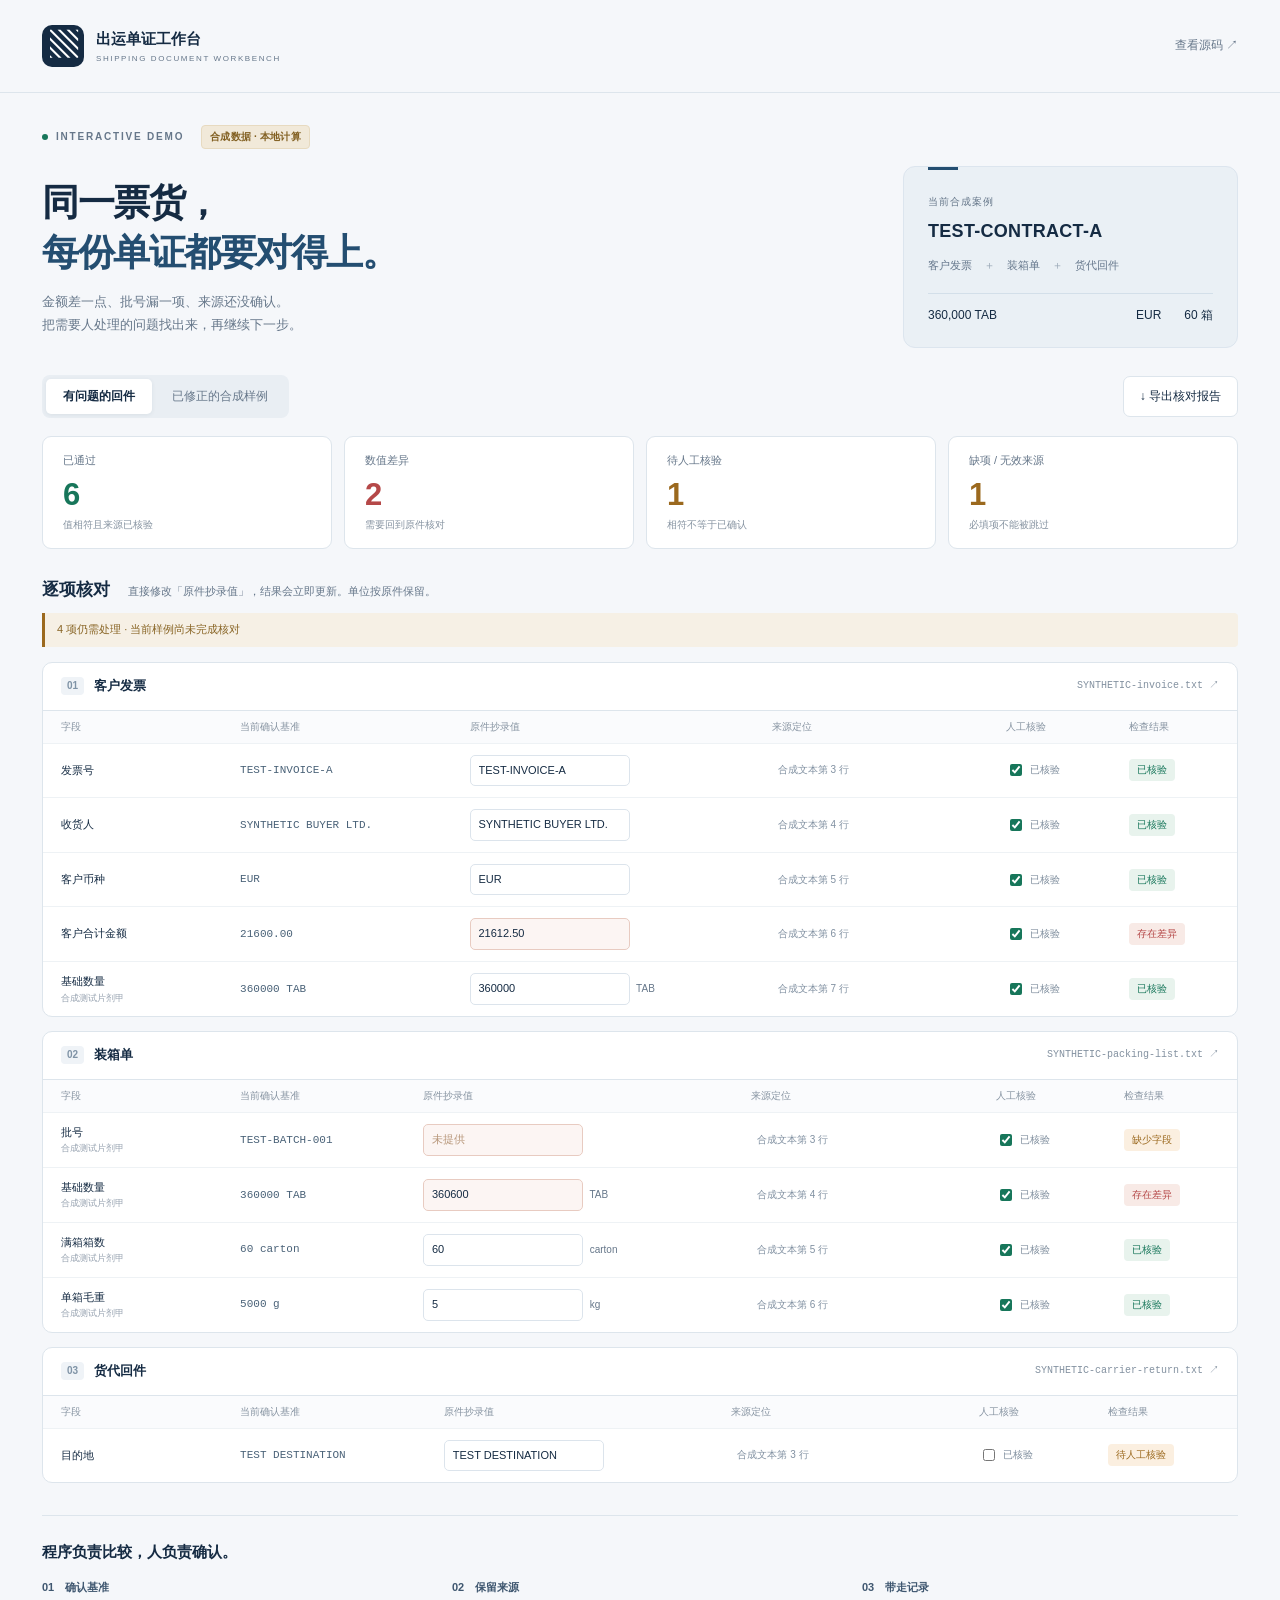
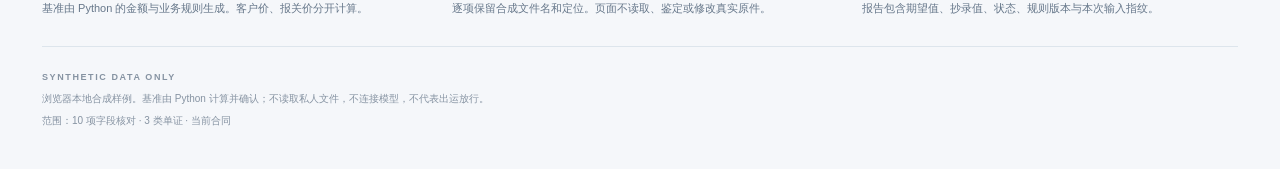
<file: demos/shipping/index.html>
<!doctype html>
<html lang="zh-CN">
<head>
  <meta charset="utf-8">
  <meta name="viewport" content="width=device-width,initial-scale=1">
  <meta name="description" content="在浏览器里体验可追溯的出运单证预检：发现数量、金额、批号与来源问题。全部使用合成数据。">
  <title>单证预检台 · Shipping Document Workbench</title>
  <link rel="stylesheet" href="style.css">
  <link rel="icon" href="data:image/svg+xml,%3Csvg xmlns='http://www.w3.org/2000/svg' viewBox='0 0 64 64'%3E%3Crect width='64' height='64' rx='12' fill='%23152b43'/%3E%3Cpath d='M17 16h30v32H17zM24 25h16M24 32h16M24 39h10' stroke='white' stroke-width='3' fill='none'/%3E%3C/svg%3E">
  <script src="data.js" defer></script>
  <script src="app.js" defer></script>
</head>
<body>
  <header class="topbar">
    <a class="brand" href="https://github.com/ginbrooks/shipping-document-workbench"><span class="brandmark">▧</span><span>出运单证工作台<small>SHIPPING DOCUMENT WORKBENCH</small></span></a>
    <a class="source-link" href="https://github.com/ginbrooks/shipping-document-workbench">查看源码 ↗</a>
  </header>
  <main>
    <div class="eyebrow"><span class="status-dot"></span> INTERACTIVE DEMO <span class="synthetic-label">合成数据 · 本地计算</span></div>
    <section class="hero">
      <div><h1>同一票货，<br><span>每份单证都要对得上。</span></h1><p>金额差一点、批号漏一项、来源还没确认。<br>把需要人处理的问题找出来，再继续下一步。</p></div>
      <aside class="shipment-card"><span class="overline">当前合成案例</span><strong>TEST-CONTRACT-A</strong><div>客户发票 <span>＋</span> 装箱单 <span>＋</span> 货代回件</div><footer>360,000 TAB <span>60 箱</span><span>EUR</span></footer></aside>
    </section>
    <section class="toolbar" aria-label="演示控制">
      <div class="segmented"><button id="load-problem" class="selected" type="button">有问题的回件</button><button id="load-corrected" type="button">已修正的合成样例</button></div>
      <button id="download" class="download" type="button">↓ 导出核对报告</button>
    </section>
    <div id="toast" role="status" aria-live="polite"></div>
    <section class="metrics" aria-label="预检结果">
      <div><span>已通过</span><strong id="count-pass">—</strong><small>值相符且来源已核验</small></div>
      <div><span>数值差异</span><strong class="red" id="count-mismatch">—</strong><small>需要回到原件核对</small></div>
      <div><span>待人工核验</span><strong class="amber" id="count-review">—</strong><small>相符不等于已确认</small></div>
      <div><span>缺项 / 无效来源</span><strong class="amber" id="count-missing">—</strong><small>必填项不能被跳过</small></div>
    </section>
    <div class="review-heading"><h2>逐项核对</h2><p>直接修改「原件抄录值」，结果会立即更新。单位按原件保留。</p></div>
    <div id="review-state" class="review-state" role="status" aria-live="polite"></div>
    <section id="documents" aria-label="单证字段"></section>
    <section class="how-it-works"><h2>程序负责比较，人负责确认。</h2><div><p><b>01　确认基准</b><br>基准由 Python 的金额与业务规则生成。客户价、报关价分开计算。</p><p><b>02　保留来源</b><br>逐项保留合成文件名和定位。页面不读取、鉴定或修改真实原件。</p><p><b>03　带走记录</b><br>报告包含期望值、抄录值、状态、规则版本与本次输入指纹。</p></div></section>
    <footer class="notice"><strong>SYNTHETIC DATA ONLY</strong><p id="notice">浏览器本地合成样例。基准由 Python 生成；不读取私人文件，不连接模型，不代表出运放行。</p><span>范围：10 项字段核对 · 3 类单证 · 当前合同</span></footer>
  </main>
</body>
</html>
</file>
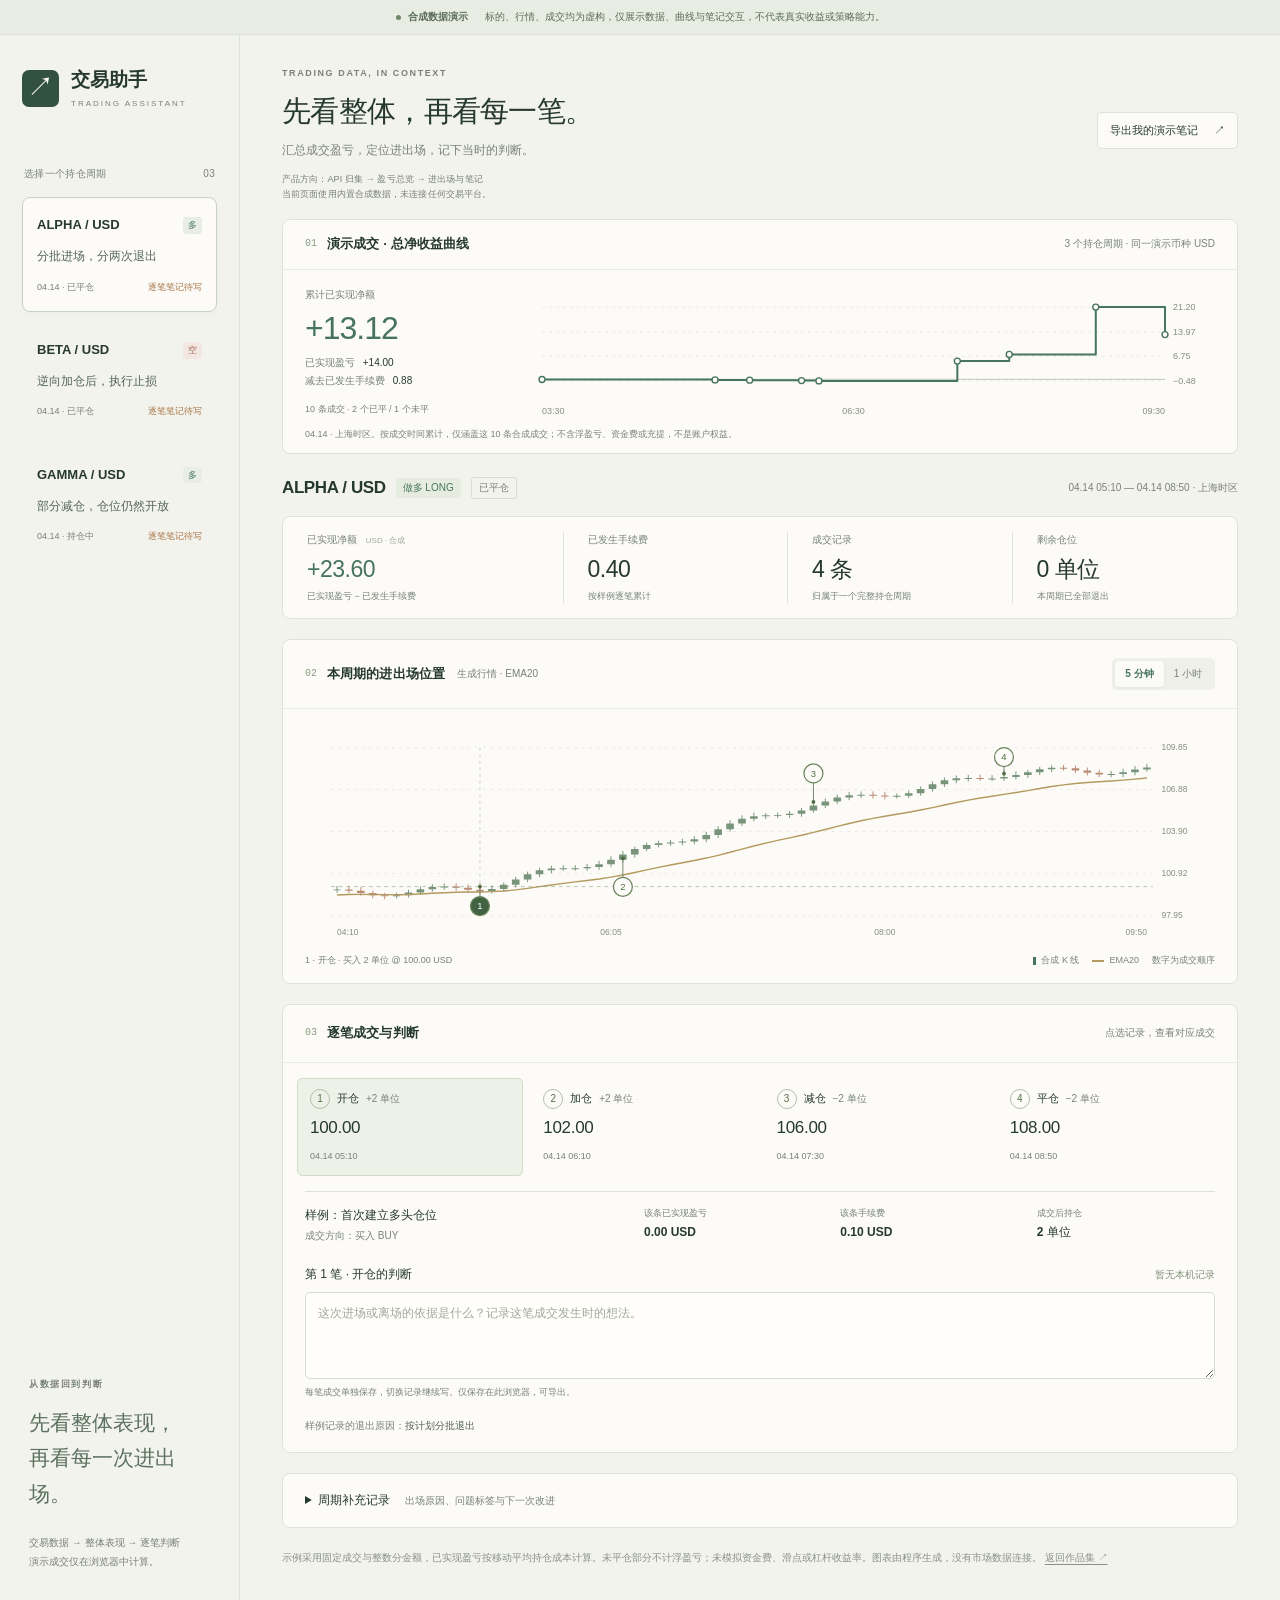
<file: demos/trading/index.html>
<!doctype html>
<html lang="zh-CN">
<head>
  <meta charset="utf-8">
  <meta name="viewport" content="width=device-width,initial-scale=1">
  <meta name="color-scheme" content="light">
  <title>交易助手 · 合成数据演示</title>
  <link rel="icon" href="data:,">
  <link rel="stylesheet" href="style.css">
  <script src="demo-model.js" defer></script>
  <script src="demo.js" defer></script>
</head>
<body>
<a class="skip" href="#chart-title">跳到选中交易</a>
<div class="demo-notice"><span><i></i>合成数据演示</span><p>标的、行情、成交均为虚构，仅展示数据、曲线与笔记交互，不代表真实收益或策略能力。</p></div>
<div class="layout">
  <aside class="rail" aria-label="持仓周期选择">
    <a class="brand" href="./"><span class="brand-icon" aria-hidden="true">↗</span><span>交易助手<small>TRADING ASSISTANT</small></span></a>
    <div class="rail-heading"><span>选择一个持仓周期</span><span>03</span></div>
    <div id="cycles" class="cycle-list"></div>
    <div class="rail-foot"><span class="eyebrow">从数据回到判断</span><p>先看整体表现，<br>再看每一次进出场。</p><div>交易数据 → 整体表现 → 逐笔判断<br>演示成交仅在浏览器中计算。</div></div>
  </aside>
  <main>
    <header class="page-header"><div><span class="eyebrow">TRADING DATA, IN CONTEXT</span><h1><span>先看整体，</span><span>再看每一笔。</span></h1><p>汇总成交盈亏，定位进出场，记下当时的判断。</p><div class="product-direction">产品方向：API 归集 → 盈亏总览 → 进出场与笔记<br>当前页面使用内置合成数据，未连接任何交易平台。</div></div><button id="export-notes" class="quiet-button">导出我的演示笔记 <span aria-hidden="true">↗</span></button></header>
    <section class="overview-card" aria-labelledby="overview-title">
      <div class="panel-top"><div><span class="section-number">01</span><h2 id="overview-title">演示成交 · 总净收益曲线</h2></div><span class="subtle">3 个持仓周期 · 同一演示币种 USD</span></div>
      <div class="overview-body"><div class="overview-stats"><span>累计已实现净额</span><strong id="overall-net"></strong><p>已实现盈亏 <b id="overall-gross"></b><br>减去已发生手续费 <b id="overall-fee"></b></p><span class="overview-count" id="overall-count"></span></div><div id="overall-chart" class="overall-chart"></div></div>
      <p class="overview-scope">04.14 · 上海时区。按成交时间累计，仅涵盖这 10 条合成成交；不含浮盈亏、资金费或充提，不是账户权益。</p>
    </section>
    <div class="selection-heading"><div><span id="instrument" class="instrument"></span><span id="direction" class="direction"></span><span id="position-state" class="state-label"></span></div><span id="date-range"></span></div>
    <section class="metrics" aria-label="选中周期统计"><div class="metric"><span>已实现净额 <small>USD · 合成</small></span><strong id="metric-net"></strong><p>已实现盈亏 − 已发生手续费</p></div><div class="metric"><span>已发生手续费</span><strong id="metric-fee"></strong><p>按样例逐笔累计</p></div><div class="metric"><span>成交记录</span><strong id="metric-count"></strong><p id="metric-count-caption"></p></div><div class="metric"><span>剩余仓位</span><strong id="metric-position"></strong><p id="metric-position-caption"></p></div></section>
    <section class="chart-card" aria-label="行情与成交">
      <div class="panel-top"><div><span class="section-number">02</span><h2 id="chart-title">本周期的进出场位置</h2><span class="chart-sub">生成行情 · EMA20</span></div><div class="intervals" aria-label="图表周期"><button data-interval="5m" aria-pressed="true">5 分钟</button><button data-interval="1h" aria-pressed="false">1 小时</button></div></div>
      <div id="chart" class="chart"></div>
      <div class="chart-bottom"><span id="chart-caption"></span><div class="legend"><span><i class="candle-key"></i>合成 K 线</span><span><i class="ema-key"></i>EMA20</span><span>数字为成交顺序</span></div></div>
    </section>
    <section class="decisions-card" aria-label="成交时间线"><div class="panel-top"><div><span class="section-number">03</span><h2>逐笔成交与判断</h2></div><span class="subtle">点选记录，查看对应成交</span></div><div id="fill-timeline" class="fill-timeline"></div><div id="fill-detail" class="fill-detail" aria-live="polite"></div><div class="fill-note"><label for="fill-note"><span id="fill-note-label">这笔成交的笔记</span><span id="fill-save-state" class="save-state" role="status" aria-live="polite"></span></label><textarea id="fill-note" maxlength="2000" rows="3" placeholder="这次进场或离场的依据是什么？记录这笔成交发生时的想法。"></textarea><p>每笔成交单独保存，切换记录继续写。仅保存在此浏览器，可导出。</p></div><p class="reason-line">样例记录的退出原因：<span id="declared-reason"></span></p></section>
    <details class="notes-card"><summary>周期补充记录 <span>出场原因、问题标签与下一次改进</span></summary><div class="panel-top"><h2 id="notes-title">这轮持仓的补充笔记</h2><span id="save-state" class="save-state" role="status" aria-live="polite"></span></div><p id="review-question" class="review-question"></p><div class="note-grid"><label class="wide">当时的依据与现在的看法<textarea id="reflection" maxlength="2000" rows="3" placeholder="例如：最初的入场依据是什么？后来的加仓是否改变了风险？"></textarea></label><label>你记录的出场原因<select id="exit-reason"><option value="">选择原因，不从盈亏推断</option></select></label><div><span class="field-label">这次想关注的问题</span><div id="issue-tags" class="issue-tags"></div></div><label class="wide">下一次，具体改哪一步？<textarea id="next-action" maxlength="2000" rows="2" placeholder="写一个能执行、也能检查的改变。"></textarea></label></div><div class="note-footer"><label class="complete-toggle"><input id="review-complete" type="checkbox"><span id="complete-label">这轮复盘已完成</span></label><span>只保存在当前浏览器，可导出带走。</span></div></details>
    <p class="method-note">示例采用固定成交与整数分金额，已实现盈亏按移动平均持仓成本计算。未平仓部分不计浮盈亏；未模拟资金费、滑点或杠杆收益率。图表由程序生成，没有市场数据连接。 <a href="https://ginbrooks.github.io/#trading" style="text-decoration:underline;text-underline-offset:3px;white-space:nowrap">返回作品集 ↗</a></p>
    <div id="export-status" role="status" aria-live="polite"></div>
  </main>
</div>
</body>
</html>
</file>
<file: style.css>
:root{--paper:#f7f7f2;--ink:#172723;--muted:#606c66;--line:#d7ded6;--accent:#cf4b2b;--book:#e9eee7;--shipping:#e9edf0;--white:#fff;--font:-apple-system,BlinkMacSystemFont,"Segoe UI","PingFang SC","Hiragino Sans GB","Microsoft YaHei",sans-serif}*{box-sizing:border-box}html{scroll-behavior:smooth;scroll-padding-top:35px}body{margin:0;background:var(--paper);color:var(--ink);font:16px/1.7 var(--font);-webkit-font-smoothing:antialiased}a{color:inherit;text-decoration:none}a:focus-visible,button:focus-visible{outline:3px solid var(--accent);outline-offset:5px}img{max-width:100%;display:block}.wrap{width:min(1280px,calc(100% - 112px));margin-inline:auto}.skip-link{position:absolute;left:16px;top:-100px;background:var(--ink);color:white;padding:10px 16px;z-index:20}.skip-link:focus{top:10px}.site-header{height:108px;display:flex;align-items:center;justify-content:space-between;border-bottom:1px solid var(--line)}.wordmark{display:flex;align-items:center;font-size:22px;font-weight:650;letter-spacing:-.7px}.brand-mark{margin-right:12px;background:var(--ink);color:var(--paper);width:34px;height:34px;display:grid;place-items:center;border-radius:50%;font-family:Georgia,serif;font-size:28px;font-style:italic;line-height:1;padding-bottom:5px}.wordmark-suffix{font-weight:400;color:var(--muted);margin-left:6px}.site-header nav{display:flex;gap:36px;font-size:14px}.site-header nav a:hover,.text-link:hover{color:var(--accent)}.hero{display:grid;grid-template-columns:1.4fr 1fr;gap:64px;padding-top:98px;padding-bottom:106px;align-items:center}.eyebrow{font-size:12px;letter-spacing:1.8px;font-weight:600;margin:0 0 27px;display:flex;align-items:center;gap:14px}.tiny-line{width:25px;height:2px;background:var(--accent)}h1,h2,h3,p{margin-top:0}h1{font-size:clamp(43px,4.8vw,70px);line-height:1.24;letter-spacing:-3px;font-weight:560;margin-bottom:29px}.serif{font-family:Georgia,"Songti SC","Noto Serif SC",serif;font-weight:400}.hero h1 .serif{color:var(--accent)}.intro{font-size:17px;color:var(--muted);line-height:1.9;margin-bottom:31px}.hero-actions,.project-actions{display:flex;align-items:center;gap:26px;flex-wrap:wrap}.button{display:inline-flex;justify-content:center;align-items:center;font-size:14px;font-weight:550;min-height:48px;padding:11px 23px;border:1px solid transparent;border-radius:3px;transition:background .15s,transform .15s}.primary{background:var(--ink);color:#fff}.primary:hover{background:#30483e;transform:translateY(-2px)}.text-link{font-size:14px;border-bottom:1px solid #a4afa6;padding:5px 0}.hero-index{padding:17px 0 0 30px;border-left:1px solid var(--line)}.index-heading{font-size:12px;letter-spacing:1.7px;color:var(--muted)}.index-item{display:flex;align-items:center;gap:19px;padding:27px 0;border-bottom:1px solid var(--line);transition:transform .2s}.index-item:hover{transform:translateX(5px)}.index-number{color:var(--accent);font:italic 26px Georgia,serif;align-self:flex-start}.index-item strong{display:block;font-size:18px;font-weight:550}.index-item small{display:block;font-size:13px;color:var(--muted);margin-top:6px}.index-label{writing-mode:vertical-rl;font-size:10px;letter-spacing:1.5px;margin-left:auto;color:var(--muted)}.index-note{font-size:14px;color:var(--muted);line-height:1.9;padding-top:20px;margin-bottom:0}.section-divider{border-top:1px solid var(--ink);display:flex;justify-content:space-between;padding-top:18px;font-size:13px;letter-spacing:.5px}.section-divider span+span{color:var(--muted)}.project{padding-top:55px;padding-bottom:75px}.project-heading{display:flex;justify-content:space-between;align-items:center;margin-bottom:30px}.project-heading .eyebrow{margin-bottom:0}.project-number{font:italic 24px Georgia,serif;color:var(--accent);letter-spacing:-1px}.project-kind{font-size:12px;color:var(--muted)}.project-grid{display:grid;grid-template-columns:.8fr 1.45fr;gap:55px;align-items:center}.project-copy h2{font-size:54px;font-weight:550;line-height:1.14;letter-spacing:-1.8px;margin-bottom:23px}.project-lead{font-size:21px;line-height:1.7;margin-bottom:17px}.body-copy{font-size:16px;color:var(--muted);line-height:1.9;max-width:355px;margin-bottom:22px}.tags{display:flex;gap:8px;flex-wrap:wrap;margin-bottom:29px}.tags span{border:1px solid var(--line);font-size:12px;border-radius:3px;padding:3px 9px}.project-actions{gap:20px}.demo-note{font-size:12px;color:var(--muted);margin:13px 0 0}.product-frame{display:block;border:1px solid #cbd3c9;border-radius:8px;overflow:hidden;box-shadow:0 18px 45px -26px #263b3160;transition:transform .25s,box-shadow .25s;min-width:0}.product-frame:hover{transform:translateY(-5px);box-shadow:0 24px 45px -23px #263b315c}.window-toolbar{height:39px;background:#f2f4ef;display:flex;align-items:center;justify-content:space-between;padding:0 15px;font-size:10px;color:#5b6960;border-bottom:1px solid #d9dfd7}.window-dots{display:flex;gap:5px}.window-dots i{display:block;background:#c6cec3;width:6px;height:6px;border-radius:50%}.toolbar-meta{font-size:9px;letter-spacing:1.1px}.screenshot-wrap{aspect-ratio:1.36;background:var(--book);overflow:hidden}.screenshot-wrap img{width:100%;height:100%;object-fit:cover;object-position:left top}.frame-caption{display:flex;justify-content:space-between;align-items:center;gap:16px;padding:15px 19px;background:#edf1e9;border-top:1px solid #d6dfd1;font-size:11px;color:#5d6a60}.frame-caption strong{white-space:nowrap;font-weight:600;color:var(--ink);font-size:11px}.shipping-frame{border-color:#cdd4d9}.shipping-frame .window-toolbar{background:#edf0f1}.shipping-frame .screenshot-wrap{background:var(--shipping)}.shipping-frame .frame-caption{background:#e9eef0;border-color:#d0d9dc}.detail-grid{margin-top:50px;padding-top:27px;border-top:1px solid var(--line);display:grid;grid-template-columns:repeat(3,1fr);gap:50px}.detail-label{font-size:12px;display:block;color:var(--muted);margin-bottom:11px}.detail-grid h3{font-size:16px;font-weight:550;margin-bottom:9px}.detail-grid p{font-size:14px;color:var(--muted);line-height:1.85;margin-bottom:0}.shipping-project{border-top:1px solid var(--line)}.approach{background:var(--ink);color:var(--paper);padding:74px 0 79px}.approach-inner{display:grid;grid-template-columns:1fr 1.1fr;gap:90px}.approach .eyebrow{color:#b9c8bc}.approach h2{font-size:38px;line-height:1.55;font-weight:500;letter-spacing:-1px;margin-bottom:20px}.approach-intro{font-size:15px;color:#b9c8bc}.principles>div{display:flex;gap:28px;padding:23px 0;border-top:1px solid #526057}.principles>div:first-child{padding-top:0;border-top:0}.principles>div:last-child{padding-bottom:0}.principles>div>span{font:italic 22px Georgia,serif;color:#d5ad85;line-height:1.7}.principles h3{font-size:18px;font-weight:500;margin:0 0 8px}.principles p{font-size:14px;line-height:1.9;color:#bac7bf;margin:0}.closing{text-align:center;padding:85px 0 90px}.closing .eyebrow{justify-content:center;color:var(--accent);margin-bottom:19px}.closing h2{font-size:36px;font-weight:500;letter-spacing:-1px;margin-bottom:14px}.closing p:not(.eyebrow){color:var(--muted);font-size:15px;margin-bottom:27px}footer{border-top:1px solid var(--line);display:flex;align-items:center;justify-content:space-between;gap:20px;padding:28px 0;font-size:12px;color:var(--muted)}footer .wordmark{font-size:17px;color:var(--ink)}
@media(min-width:1600px){.hero{padding-top:120px;padding-bottom:130px}h1{font-size:76px}}
@media(max-width:1050px){.wrap{width:calc(100% - 64px)}.hero{gap:34px;padding-top:70px;padding-bottom:75px;grid-template-columns:1.4fr 1fr}.hero-index{padding-left:25px}.index-item{gap:12px}.index-item strong{font-size:16px}.index-label{display:none}.project-grid{gap:28px;grid-template-columns:.95fr 1.3fr}.project-copy h2{font-size:45px}.project-lead{font-size:18px}.screenshot-wrap{aspect-ratio:1.03}.project-actions{gap:15px}.detail-grid{gap:30px}.approach-inner{gap:50px}.approach h2{font-size:32px}.frame-caption{padding:12px;font-size:10px}}
@media(max-width:760px){.wrap{width:calc(100% - 40px)}.site-header{height:82px}.wordmark{font-size:20px}.brand-mark{width:29px;height:29px;font-size:24px;margin-right:8px}.wordmark-suffix{display:none}.site-header nav{gap:21px;font-size:13px}.hero{grid-template-columns:1fr;padding-top:57px;padding-bottom:53px;gap:39px}.hero .eyebrow{font-size:10px;letter-spacing:1.2px;margin-bottom:21px}h1{font-size:clamp(39px,8.6vw,60px);letter-spacing:-2px;margin-bottom:24px}.intro{font-size:16px;line-height:1.9}.desktop-break{display:none}.hero-index{border-left:0;border-top:1px solid var(--line);padding:23px 0 0}.index-heading{font-size:10px}.index-item{padding:18px 0}.index-item strong{font-size:17px}.index-number{font-size:24px}.index-item small{font-size:12px}.index-label{display:block;font-size:9px;writing-mode:horizontal-tb}.index-note{display:none}.section-divider{font-size:12px}.project{padding-top:33px;padding-bottom:44px}.project-heading{margin-bottom:23px;align-items:flex-start;gap:10px}.project-heading .eyebrow{font-size:9px;letter-spacing:1.1px;gap:9px}.project-kind{font-size:10px;padding-top:8px}.project-grid{display:flex;flex-direction:column;gap:30px;align-items:stretch}.project-copy h2{font-size:46px}.project-lead{font-size:20px}.project-lead br{display:none}.body-copy{max-width:none;font-size:16px}.tags{margin-bottom:22px}.project-actions{gap:22px}.product-frame{width:100%}.screenshot-wrap{aspect-ratio:1.25}.frame-caption{font-size:10px;padding:12px}.frame-caption strong{font-size:10px}.window-toolbar{font-size:9px;height:34px}.detail-grid{grid-template-columns:1fr;gap:23px;margin-top:31px;padding-top:25px}.detail-label{margin-bottom:5px}.detail-grid h3{margin-bottom:6px}.detail-grid p{font-size:14px}.approach{padding:45px 0}.approach-inner{grid-template-columns:1fr;gap:29px}.approach h2{font-size:31px}.approach .eyebrow{font-size:10px;margin-bottom:16px}.approach-intro{margin-bottom:0}.principles>div{padding:20px 0;gap:20px}.principles h3{font-size:17px}.closing{padding:53px 0 58px}.closing h2{font-size:27px}.closing p:not(.eyebrow){font-size:14px}.closing .eyebrow{font-size:10px}footer{flex-wrap:wrap;font-size:10px;gap:15px}footer>span:nth-child(2){display:none}}
@media(prefers-reduced-motion:reduce){html{scroll-behavior:auto}*,*::before,*::after{transition:none!important}}

.source-note{font-size:13px;color:var(--muted)}.trading-frame{border-color:#cbd8d2}.trading-frame .window-toolbar,.trading-frame .frame-caption{background:#eaf0eb}.trading-frame .screenshot-wrap{background:#ecf1ec}
</file>
<file: demos/shipping/style.css>
:root{color-scheme:light;--ink:#152b43;--muted:#66778a;--blue:#244e71;--line:#dde5ec;--paper:#fff;--bg:#f5f7fa;--green:#17765a;--red:#b54848;--amber:#9b691e}*{box-sizing:border-box}body{margin:0;background:var(--bg);color:var(--ink);font:14px/1.6 -apple-system,BlinkMacSystemFont,"Segoe UI","PingFang SC",sans-serif}a{color:inherit;text-decoration:none}button,input{font:inherit}button{cursor:pointer}button:focus-visible,a:focus-visible,input:focus-visible{outline:3px solid #71a5d5;outline-offset:3px}.topbar{max-width:1280px;margin:auto;padding:25px 42px;display:flex;align-items:center;justify-content:space-between;border-bottom:1px solid var(--line)}.brand{display:flex;align-items:center;gap:12px;font-size:15px;font-weight:650}.brandmark{background:var(--ink);color:white;border-radius:10px;font-size:27px;width:42px;height:42px;text-align:center;line-height:40px}.brand small{display:block;font-size:8px;letter-spacing:1.6px;font-weight:500;color:var(--muted);margin-top:2px}.source-link{font-size:12px;color:var(--muted)}main{max-width:1196px;margin:auto;padding:32px 0 40px}.eyebrow{display:flex;align-items:center;gap:8px;font-size:10px;letter-spacing:1.8px;color:var(--muted);font-weight:600}.status-dot{width:6px;height:6px;background:var(--green);border-radius:50%}.synthetic-label{margin-left:9px;color:#826022;background:#f1e9d9;border:1px solid #e7dac0;padding:3px 8px;border-radius:4px;font-size:10px;letter-spacing:.2px}.hero{display:flex;justify-content:space-between;align-items:center;margin:17px 0 27px;gap:35px}h1{font-size:37px;line-height:1.35;letter-spacing:-1.5px;font-weight:680;margin:0 0 12px}h1 span{color:var(--blue)}.hero p{font-size:13px;color:var(--muted);line-height:1.8;margin:0}.shipment-card{width:335px;flex-shrink:0;padding:22px 24px;background:#eaf0f5;border:1px solid #dce5ee;border-radius:12px;position:relative}.shipment-card:before{content:"";display:block;background:var(--blue);height:3px;width:30px;position:absolute;top:0}.overline{font-size:10px;color:var(--muted);letter-spacing:1px}.shipment-card strong{display:block;font-size:18px;letter-spacing:.3px;margin:6px 0 11px}.shipment-card div{font-size:11px;color:#64768b}.shipment-card div span{padding:0 9px;color:#99a7b6}.shipment-card footer{border-top:1px solid #d3dfe9;margin-top:18px;padding-top:12px;font-size:12px;font-variant-numeric:tabular-nums}.shipment-card footer span{float:right;margin-left:23px}.toolbar{display:flex;align-items:center;justify-content:space-between;margin-bottom:18px}.segmented{display:flex;background:#e9eef3;padding:4px;border-radius:8px;gap:3px}.segmented button{border:0;background:transparent;padding:8px 17px;color:var(--muted);border-radius:5px;font-size:12px}.segmented button.selected{background:white;color:var(--ink);box-shadow:0 1px 4px #21354913;font-weight:650}.download{border:1px solid var(--line);background:white;color:var(--ink);padding:10px 16px;border-radius:7px;font-size:12px}.download:hover{border-color:#8ba3ba}.metrics{display:grid;grid-template-columns:repeat(4,1fr);gap:12px;margin:0 0 27px}.metrics>div{border:1px solid var(--line);border-radius:9px;background:white;padding:15px 20px}.metrics span{display:block;font-size:11px;color:var(--muted)}.metrics strong{display:inline-block;font-size:31px;font-weight:600;line-height:1.3;letter-spacing:-1px;margin:5px 0 2px;color:var(--green)}.metrics small{font-size:10px;color:#8693a1;display:block}.metrics strong.red{color:var(--red)}.metrics strong.amber{color:var(--amber)}.review-heading{display:flex;align-items:baseline;gap:18px;margin-bottom:10px}.review-heading h2{font-size:17px;margin:0}.review-heading p{font-size:11px;color:var(--muted);margin:0}.review-state{border-left:3px solid var(--amber);padding:8px 12px;background:#f6f0e5;color:#886424;font-size:11px;margin-bottom:15px;border-radius:0 4px 4px 0}.review-state.complete{background:#e7f3ed;border-color:var(--green);color:var(--green)}.document-card{background:white;border:1px solid var(--line);border-radius:10px;margin:0 0 14px;overflow:hidden}.document-heading{display:flex;align-items:center;gap:10px;padding:13px 18px;border-bottom:1px solid var(--line)}.document-number{font-size:10px;color:#7f93a6;background:#eff3f7;border-radius:4px;padding:1px 6px;font-weight:650}.document-heading h3{font-size:13px;margin:0}.document-file{margin-left:auto;font:10px/1.6 ui-monospace,SFMono-Regular,Menlo,monospace;color:#8391a0}.table-wrap{overflow:auto}table{width:100%;border-collapse:collapse;white-space:nowrap}th{text-align:left;font-size:10px;font-weight:500;color:#8794a2;background:#fafbfd;padding:8px 18px}td{padding:11px 18px;border-top:1px solid #eef2f5;font-size:11px;vertical-align:middle}.field-name{width:15%;font-weight:550}.field-name small{display:block;font-size:9px;color:#95a1af;font-weight:400}.expected{font:11px/1.5 ui-monospace,SFMono-Regular,Menlo,monospace;color:#4a6278;max-width:220px;white-space:normal}.value-cell{white-space:nowrap}.value-input{max-width:200px;width:160px;font-size:11px;padding:6px 8px;border:1px solid #dce4ec;border-radius:5px;color:var(--ink);background:#fff;transition:background .15s}.value-input[aria-invalid=true]{background:#fcf5f3;border-color:#e8cbc1}.value-input::placeholder{color:#b69578}.unit{font-size:10px;color:var(--muted);margin-left:4px}.location-input{width:136px;font-size:10px;padding:6px 5px;border:1px solid transparent;border-radius:4px;color:#8090a1;background:transparent}.location-input:hover{border-color:var(--line)}.review-toggle{display:flex;gap:5px;align-items:center;font-size:10px;color:#7d8c9c;cursor:pointer}.review-toggle input{width:12px;height:12px;accent-color:var(--green)}.badge{font-size:10px;display:inline-block;border-radius:4px;padding:3px 8px;background:#fbefe0;color:var(--amber)}.badge.pass{color:var(--green);background:#e8f3ed}.badge.mismatch,.badge.invalid{color:var(--red);background:#f8eae6}.how-it-works{margin-top:32px;padding-top:24px;border-top:1px solid var(--line)}.how-it-works h2{font-size:15px;margin:0 0 13px}.how-it-works>div{display:grid;grid-template-columns:repeat(3,1fr);gap:34px}.how-it-works p{font-size:11px;color:var(--muted);line-height:1.9;margin:0}.how-it-works b{color:#3f5770;font-size:11px}.notice{margin-top:27px;padding-top:22px;border-top:1px solid var(--line);color:#8693a2;font-size:10px}.notice strong{letter-spacing:1.6px;font-size:9px}.notice p{margin:6px 0}#toast:not(:empty){font-size:11px;padding:0 0 10px;color:var(--green)}@media(min-width:1440px){main{padding-top:40px}.hero{margin-bottom:35px}}@media(max-width:1270px){main{margin:0 40px}.topbar{padding:23px 40px}td,th{padding-left:13px;padding-right:13px}.value-input{width:145px}}@media(max-width:760px){main{margin:0 18px;padding-top:25px}.topbar{padding:18px}.hero{align-items:stretch;flex-direction:column;gap:20px}h1{font-size:31px}.hero p br{display:none}.shipment-card{width:auto}.metrics{grid-template-columns:repeat(2,1fr);gap:9px}.toolbar{align-items:stretch;gap:10px;flex-direction:column}.segmented{justify-content:center}.segmented button{flex:1;padding:8px 7px}.review-heading{display:block}.review-heading p{margin-top:5px}.document-file{font-size:8px;max-width:48%;overflow:hidden;text-overflow:ellipsis}.how-it-works>div{grid-template-columns:1fr;gap:13px}.notice{line-height:1.8}table{min-width:920px}.source-link{font-size:10px}.brand small{font-size:7px}.eyebrow{font-size:8px;gap:6px}.synthetic-label{font-size:9px;margin-left:2px}.metrics>div{padding:13px 16px}}
</file>
<file: demos/trading/style.css>
:root{--paper:#fcfbf7;--base:#f3f3ed;--ink:#26392f;--muted:#788279;--line:#dee3d9;--green:#47745f;--green-soft:#e8eee4;--loss:#a66b5a;--accent:#ba7043;--gold:#b49a5e}*{box-sizing:border-box}body{margin:0;color:var(--ink);background:var(--base);font:14px/1.6 -apple-system,BlinkMacSystemFont,"Segoe UI","PingFang SC","Microsoft YaHei",sans-serif}button,input,textarea,select{font:inherit;color:inherit}button{cursor:pointer;border:0;background:none}button,a,input,textarea,select{touch-action:manipulation}button:focus-visible,input:focus-visible,textarea:focus-visible,select:focus-visible,a:focus-visible{outline:3px solid #bc8658;outline-offset:3px}a{color:inherit;text-decoration:none}svg{display:block;width:100%;height:100%;overflow:visible}.demo-notice{min-height:35px;display:flex;justify-content:center;align-items:center;gap:17px;padding:6px 24px;background:#e8ede3;border-bottom:1px solid var(--line);font-size:10px;color:#5b6c59}.demo-notice>span{display:flex;align-items:center;gap:7px;white-space:nowrap;font-weight:650}.demo-notice i{width:5px;height:5px;border-radius:50%;background:#71876b}.demo-notice p{margin:0}.layout{display:grid;grid-template-columns:240px minmax(0,1fr);max-width:1800px;margin:auto}.rail{border-right:1px solid var(--line);padding:30px 22px 40px;min-height:calc(100vh - 35px);display:flex;flex-direction:column}.brand{display:flex;align-items:center;gap:12px;font-weight:650;font-size:19px;margin-bottom:55px}.brand-icon{background:#33513f;color:var(--paper);height:37px;width:37px;text-align:center;line-height:34px;border-radius:7px;font-size:27px;font-weight:400}.brand small{display:block;font-size:8px;letter-spacing:2px;color:var(--muted);font-weight:500;margin-top:3px}.rail-heading{display:flex;justify-content:space-between;font-size:10px;color:var(--muted);letter-spacing:.3px;padding:0 2px;margin-bottom:15px}.cycle-list{display:flex;flex-direction:column;gap:10px}.cycle-card{display:block;width:100%;text-align:left;border:1px solid transparent;border-radius:8px;padding:17px 14px;transition:background .15s}.cycle-card:hover{background:#ecefe6}.cycle-card.selected{background:var(--paper);border-color:#c6d3c2;box-shadow:0 3px 9px #20352205}.cycle-card .row{display:flex;align-items:center;justify-content:space-between;gap:6px}.cycle-card strong{font-size:13px;font-weight:650}.cycle-card .chip{font-size:9px;padding:1px 5px;border-radius:3px;background:var(--green-soft);color:var(--green)}.cycle-card .chip.short{color:var(--loss);background:#f2e8e1}.cycle-card h3{font-size:12px;line-height:1.8;font-weight:450;margin:10px 0;color:#54655a}.cycle-card .meta{font-size:9px;color:var(--muted);display:flex;justify-content:space-between;margin-top:12px}.cycle-card .review-dot{font-size:9px;color:#a87547}.cycle-card .review-dot.complete{color:var(--green)}.rail-foot{margin-top:auto;padding:50px 7px 0}.eyebrow{font-size:9px;letter-spacing:1.6px;color:var(--muted);font-weight:600}.rail-foot p{font-family:Georgia,"Songti SC",serif;font-size:21px;line-height:1.7;margin:12px 0 20px;color:#5b705e}.rail-foot>div{font-size:10px;line-height:1.9;color:var(--muted)}main{padding:37px 42px 24px;max-width:1300px;width:100%;margin:0 auto}.page-header{display:flex;align-items:center;justify-content:space-between;gap:20px;margin-bottom:35px}.page-header h1{font-family:Georgia,"Songti SC","STSong",serif;font-size:29px;line-height:1.4;letter-spacing:-.7px;font-weight:500;margin:9px 0}.page-header p{color:var(--muted);font-size:12px;margin:0}.quiet-button{display:flex;gap:16px;align-items:center;padding:9px 12px;border:1px solid var(--line);border-radius:5px;background:var(--paper);font-size:11px;white-space:nowrap}.quiet-button:hover{border-color:#a8b8a5}.selection-heading{display:flex;align-items:center;justify-content:space-between;gap:15px;margin-bottom:15px}.selection-heading>div{display:flex;align-items:center;gap:10px;flex-wrap:wrap}.instrument{font-size:17px;font-weight:650;letter-spacing:-.4px}.direction,.state-label{font-size:10px;border-radius:3px;padding:2px 7px}.direction{background:#e6ede0;color:var(--green)}.direction.short{background:#f2e6df;color:var(--loss)}.state-label{border:1px solid #d7dcd1;color:var(--muted)}.state-label.open{border-color:#cebba0;color:#94704c}#date-range{font-size:10px;color:var(--muted)}.metrics{display:grid;grid-template-columns:1.25fr 1fr 1fr 1fr;border:1px solid var(--line);background:var(--paper);border-radius:8px;margin-bottom:24px;padding:18px 0}.metric{padding:0 24px;border-right:1px solid var(--line)}.metric:last-child{border:0}.metric>span{display:block;font-size:10px;color:var(--muted)}.metric small{font-size:8px;margin-left:6px;color:#a0a89c}.metric strong{display:block;font-size:25px;line-height:1.2;font-weight:500;letter-spacing:-.5px;font-variant-numeric:tabular-nums;margin:10px 0 6px}.metric p{font-size:9px;color:var(--muted);margin:0}.positive{color:var(--green)}.negative{color:var(--loss)}.chart-card,.decisions-card,.notes-card{background:var(--paper);border:1px solid var(--line);border-radius:8px;overflow:hidden;margin-bottom:20px}.panel-top{display:flex;align-items:center;justify-content:space-between;gap:15px;padding:18px 22px;border-bottom:1px solid #e8ebe2}.panel-top>div{display:flex;align-items:center;gap:10px}.section-number{color:#899d81;font-size:10px;font-family:monospace}h2{font-size:13px;font-weight:600;margin:0;letter-spacing:.1px}.chart-sub{font-size:10px;color:var(--muted);margin-left:2px}.intervals{gap:0!important;padding:3px;background:#eef0e9;border-radius:5px}.intervals button{padding:5px 10px;font-size:10px;border-radius:4px;color:var(--muted)}.intervals button[aria-pressed=true]{background:var(--paper);box-shadow:0 1px 4px #1229130b;color:var(--green);font-weight:650}.chart{padding:12px 12px 0;height:302px}.chart text{font-family:-apple-system,BlinkMacSystemFont,"Segoe UI","PingFang SC",sans-serif}.chart-bottom{display:flex;justify-content:space-between;align-items:center;gap:10px;padding:9px 22px 15px;font-size:9px;color:var(--muted)}.legend{display:flex;gap:13px;align-items:center;flex-shrink:0}.legend>span{display:flex;align-items:center;gap:5px}.candle-key{height:8px;width:3px;background:var(--green)}.ema-key{height:2px;width:12px;background:var(--gold)}.subtle{font-size:10px;color:var(--muted)}.fill-timeline{display:grid;grid-template-columns:repeat(4,minmax(0,1fr));padding:15px 14px;gap:7px}.fill-button{text-align:left;border:1px solid transparent;padding:10px 12px;border-radius:5px}.fill-button:hover{background:#f2f4ed}.fill-button.selected{background:#edf1e7;border-color:#d2dccb}.fill-button .top{display:flex;align-items:center;gap:7px;font-size:11px}.fill-button .number{display:flex;align-items:center;justify-content:center;width:20px;height:20px;border-radius:50%;border:1px solid #b2c1aa;color:#557047;font-size:10px}.fill-button strong{font-weight:550}.fill-button .price{display:block;font-size:17px;font-variant-numeric:tabular-nums;margin:5px 0 2px;letter-spacing:-.3px}.fill-button .time{font-size:9px;color:var(--muted)}.fill-detail{display:grid;grid-template-columns:1.8fr repeat(3,1fr);gap:18px;margin:0 22px;padding:14px 0;border-top:1px solid var(--line);font-size:11px}.fill-detail p{font-size:10px;color:var(--muted);margin:3px 0}.fill-detail strong{font-size:12px;font-weight:550}.fill-detail>div>span{display:block;font-size:9px;color:var(--muted);margin-bottom:3px}.reason-line{margin:0 22px 18px;font-size:10px;color:var(--muted)}.reason-line span{color:#546452}.review-question{font-size:13px;margin:19px 22px;color:#5d725e}.note-grid{display:grid;grid-template-columns:1fr 1.2fr;gap:18px 24px;padding:0 22px 20px}.note-grid label,.field-label{display:block;font-size:11px;color:#566b5a}.note-grid .wide{grid-column:1/-1}textarea,select{display:block;margin-top:8px;border:1px solid #d5dcd0;border-radius:5px;background:#fffefb;width:100%;padding:10px 12px;font-size:12px;line-height:1.8}textarea{resize:vertical;min-height:77px}select{min-height:43px}textarea::placeholder{color:#a0a99b}.issue-tags{display:flex;flex-wrap:wrap;gap:7px;margin-top:8px}.issue-tags button{font-size:10px;border:1px solid #dfe4d9;border-radius:4px;padding:6px 10px;color:var(--muted)}.issue-tags button[aria-pressed=true]{color:var(--green);border-color:#b8cbb0;background:#edf2e6}.note-footer{display:flex;align-items:center;justify-content:space-between;gap:15px;padding:16px 22px;background:#f5f6ef;border-top:1px solid var(--line);font-size:10px;color:var(--muted)}.complete-toggle{display:flex;gap:8px;align-items:center;color:var(--green);font-size:11px;cursor:pointer}.complete-toggle input{accent-color:var(--green);width:15px;height:15px}.save-state{font-size:10px;color:#83917a}.save-state.error{color:#aa6655}.method-note{font-size:10px;line-height:1.9;color:#899284;margin:20px 0}.skip{position:absolute;top:-80px;background:var(--paper);padding:12px;z-index:5}.skip:focus{top:0}#export-status{font-size:11px;color:var(--green)}.fill-point{cursor:pointer}.fill-point:hover circle,.fill-point:focus circle{stroke-width:3px}.fill-point:focus{outline:none}.fill-point:focus text{font-weight:bold}
@media(min-width:1550px){.layout{grid-template-columns:270px minmax(0,1fr)}main{padding:45px 55px}.rail{padding:35px 30px}.chart{height:345px}}
@media(max-width:1150px){.layout{grid-template-columns:200px minmax(0,1fr)}.rail{padding:27px 15px}.brand{font-size:17px;gap:9px}main{padding:30px 26px}.page-header{gap:15px}.page-header h1{font-size:25px}.quiet-button{font-size:10px;padding:8px 10px;gap:8px}.metric{padding:0 16px}.metric small{display:none}.metric strong{font-size:23px}.chart-sub{display:none}.chart-bottom{flex-wrap:wrap}.fill-button{padding:8px}.fill-detail{grid-template-columns:1.5fr repeat(3,1fr);gap:12px}.note-grid{grid-template-columns:1fr}.note-grid .wide{grid-column:auto}}
@media(max-width:850px){.layout{display:block}.rail{min-height:0;border-right:0;border-bottom:1px solid var(--line);padding:22px 24px}.brand{margin-bottom:20px}.rail-heading{display:none}.rail-foot{display:none}.cycle-list{display:grid;grid-template-columns:repeat(3,minmax(0,1fr));gap:10px}.cycle-card{padding:12px;border-color:var(--line)}.cycle-card h3{margin:8px 0;font-size:11px}.cycle-card .meta{font-size:8px;gap:5px;flex-wrap:wrap}.cycle-card .review-dot{font-size:8px}main{padding:26px 24px}.page-header h1{font-size:27px}.chart{height:310px}.fill-detail{grid-template-columns:1fr 1fr 1fr}.fill-detail>div:first-child{grid-column:1/-1}}
@media(max-width:560px){.demo-notice{padding:9px 18px;display:block;font-size:9px}.demo-notice>span{font-size:10px;margin-bottom:3px}.demo-notice p{line-height:1.7}.rail{padding:19px 18px}.brand{font-size:17px;margin-bottom:17px}.brand small{font-size:7px}.brand-icon{height:33px;width:33px;line-height:30px}.cycle-list{display:flex;overflow-x:auto;flex-direction:row;padding:0 0 6px;scroll-snap-type:x mandatory}.cycle-card{flex:0 0 176px;scroll-snap-align:start}.cycle-card h3{font-size:10px}.cycle-card .meta{margin-top:9px}.cycle-card strong{font-size:12px}main{padding:25px 18px}.page-header{display:block;margin-bottom:25px}.page-header h1{font-size:27px;max-width:300px}.page-header p{font-size:11px}.quiet-button{margin-top:16px;font-size:10px}.selection-heading{align-items:flex-start;flex-direction:column;gap:8px}.instrument{font-size:17px}.metrics{grid-template-columns:1fr 1fr;padding:0;margin-bottom:18px}.metric{padding:17px 18px;border-bottom:1px solid var(--line)}.metric:nth-child(2){border-right:0}.metric:nth-child(n+3){border-bottom:0}.metric strong{font-size:24px;margin-top:8px}.metric p{font-size:8px}.panel-top{padding:16px 14px;gap:9px;flex-wrap:wrap}.panel-top>div{gap:7px}h2{font-size:12px}.section-number{font-size:9px}.intervals button{font-size:9px;padding:4px 8px}.chart{height:270px;padding:8px 2px 0}.chart-bottom{padding:10px 14px 14px;font-size:8px}.legend{gap:9px;flex-wrap:wrap}.subtle{font-size:9px}.fill-timeline{grid-template-columns:1fr 1fr;padding:12px 10px;gap:7px}.fill-button{padding:9px}.fill-button .price{font-size:17px}.fill-detail{margin:0 14px;gap:12px 8px}.fill-detail strong{font-size:11px}.fill-detail p{font-size:10px}.reason-line{margin:0 14px 16px;font-size:9px}.review-question{margin:17px 14px;font-size:12px}.note-grid{padding:0 14px 18px;gap:15px}.note-footer{padding:14px;align-items:flex-start;flex-direction:column;gap:8px}.method-note{font-size:9px}.notes-card .panel-top{align-items:flex-start}.save-state{font-size:9px;max-width:150px}.eyebrow{font-size:8px}}
@media(prefers-reduced-motion:reduce){*{scroll-behavior:auto!important;transition:none!important}}

@media(max-width:560px){.page-header h1 span{display:block}}

/* Overall performance first; cycle details and notes remain below. */
.page-header{margin-bottom:24px}.overview-card{background:var(--paper);border:1px solid var(--line);border-radius:8px;margin-bottom:24px;overflow:hidden}.overview-card .panel-top{padding:14px 22px}.overview-body{display:grid;grid-template-columns:210px minmax(0,1fr);gap:12px;padding:15px 22px 0}.overview-stats{padding-top:6px}.overview-stats>span{font-size:10px;color:var(--muted)}.overview-stats>strong{display:block;font-size:34px;line-height:1.2;font-weight:500;letter-spacing:-1px;margin:9px 0 12px}.overview-stats p{font-size:10px;color:var(--muted);line-height:2}.overview-stats b{font-weight:500;color:var(--ink);margin-left:5px}.overview-stats .overview-count{font-size:9px}.overall-chart{height:180px;min-width:0}.overview-scope{margin:8px 22px 15px;font-size:9px;color:var(--muted)}.metrics{padding:15px 0;margin-bottom:20px}.metric strong{font-size:23px;margin:8px 0 5px}.chart{height:265px}.notes-card summary{padding:17px 22px;font-size:12px;cursor:pointer}.notes-card summary span{font-size:10px;color:var(--muted);margin-left:12px}.fill-note{margin:4px 22px 18px}.fill-note>label{display:flex;align-items:center;justify-content:space-between;font-size:12px}.fill-note p{font-size:9px;color:var(--muted);margin:6px 0}.fill-note textarea{min-height:75px}.product-direction{font-size:9px;color:var(--muted);margin:12px 0 0;letter-spacing:.1px}
@media(max-width:760px){.overview-body{grid-template-columns:170px minmax(0,1fr);gap:6px}.overview-stats>strong{font-size:30px}.overview-card .panel-top{flex-wrap:wrap;gap:4px}}
@media(max-width:560px){.page-header{margin-bottom:20px}.page-header h1{font-size:27px}.overview-body{grid-template-columns:1fr;padding:12px 14px 0}.overview-stats{display:grid;grid-template-columns:1fr 1fr;align-items:center;padding-top:0}.overview-stats>span{grid-column:1}.overview-stats>strong{grid-column:1;grid-row:2;font-size:31px;margin:4px 0}.overview-stats p{grid-column:2;grid-row:1/3;text-align:right;font-size:9px;margin:0}.overview-stats .overview-count{grid-column:1/-1;margin:3px 0 6px}.overall-chart{height:160px}.overview-card .panel-top{padding:14px}.overview-scope{margin:6px 14px 14px;font-size:9px}.metrics{padding:0}.chart{height:260px}.notes-card summary{padding:15px 14px}.notes-card summary span{display:block;margin-left:0}.fill-note{margin:4px 14px 16px}.fill-note>label{gap:9px;align-items:flex-start}.fill-note .save-state{max-width:140px;text-align:right}.product-direction{font-size:9px;max-width:300px;line-height:1.8}}
@media(min-width:900px){main{padding-top:25px}.page-header{margin-bottom:18px}.overview-body{padding-top:10px}.overview-stats{padding-top:2px}.overview-stats>strong{font-size:32px;margin:5px 0 5px}.overview-stats p{margin:6px 0;line-height:1.8}.overall-chart{height:142px}.overview-scope{margin-top:5px;margin-bottom:12px}.overview-card{margin-bottom:20px}.chart{height:235px}}
</file>
